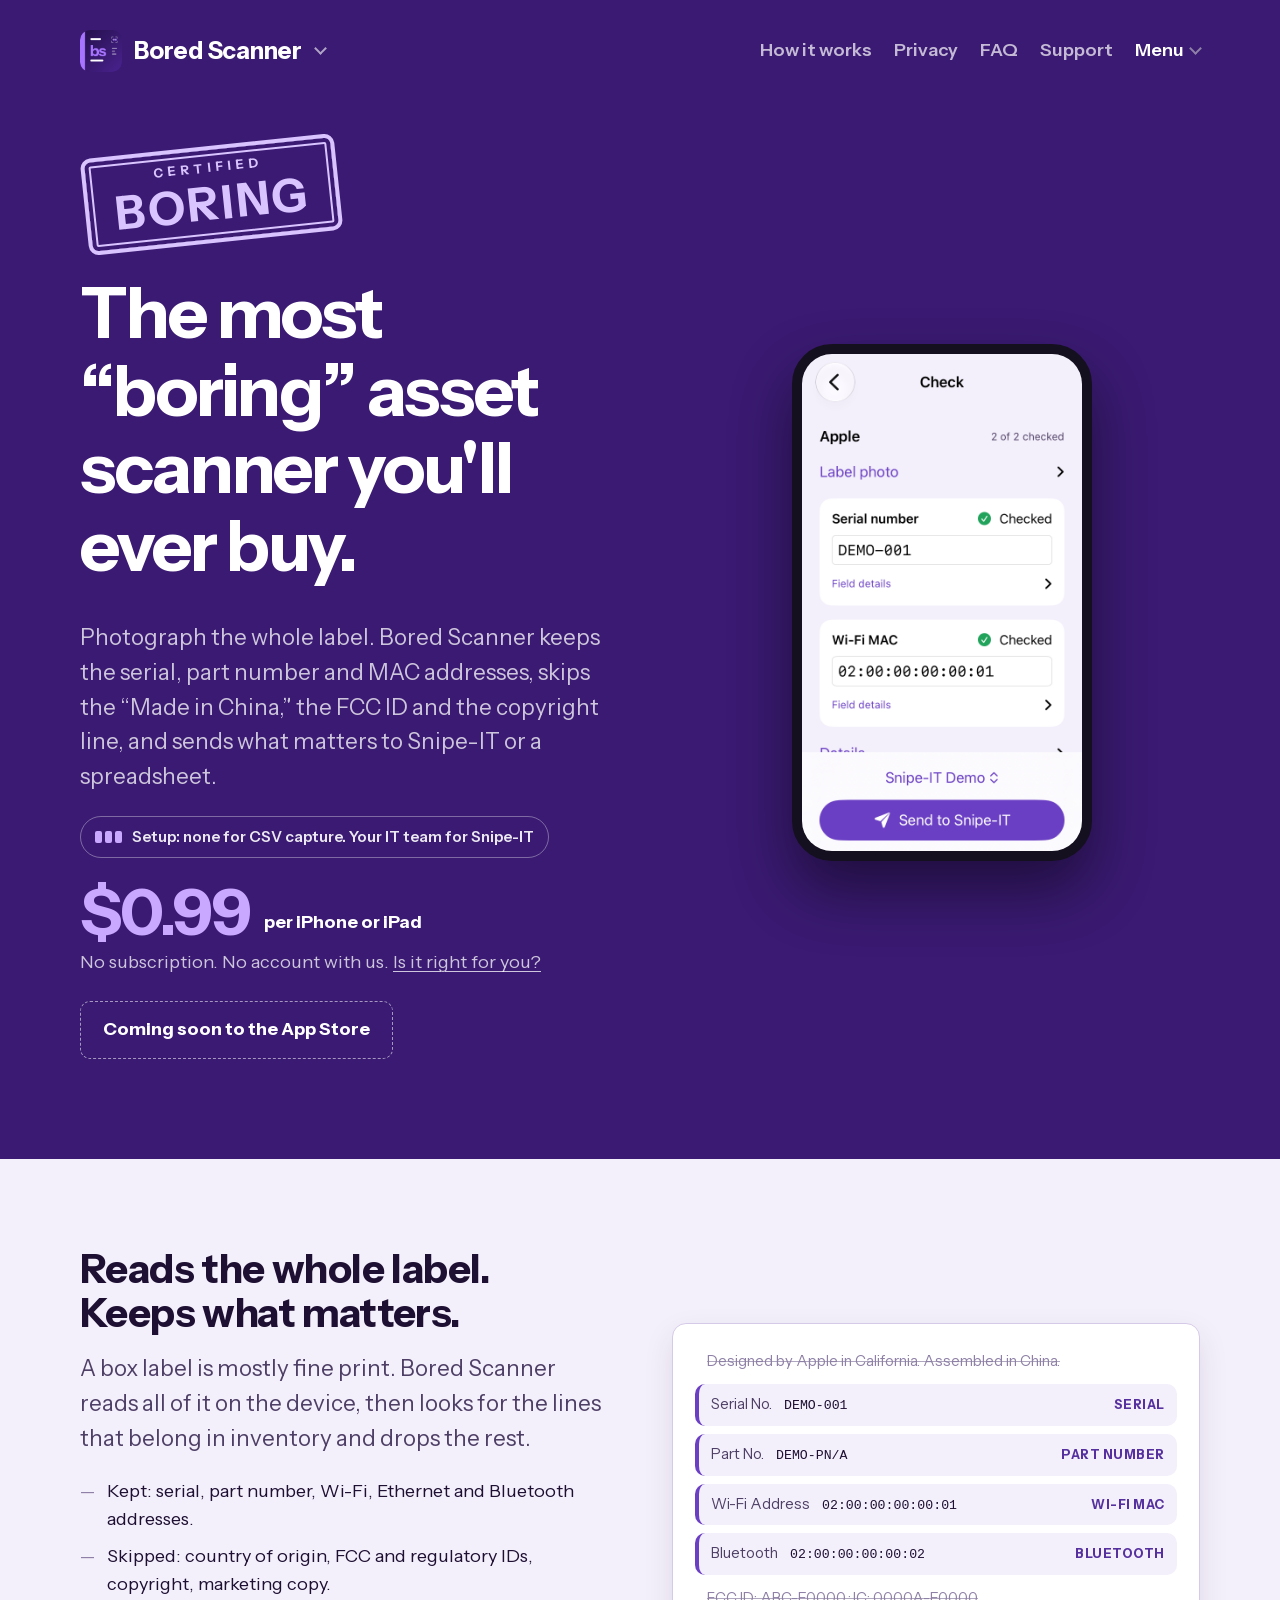
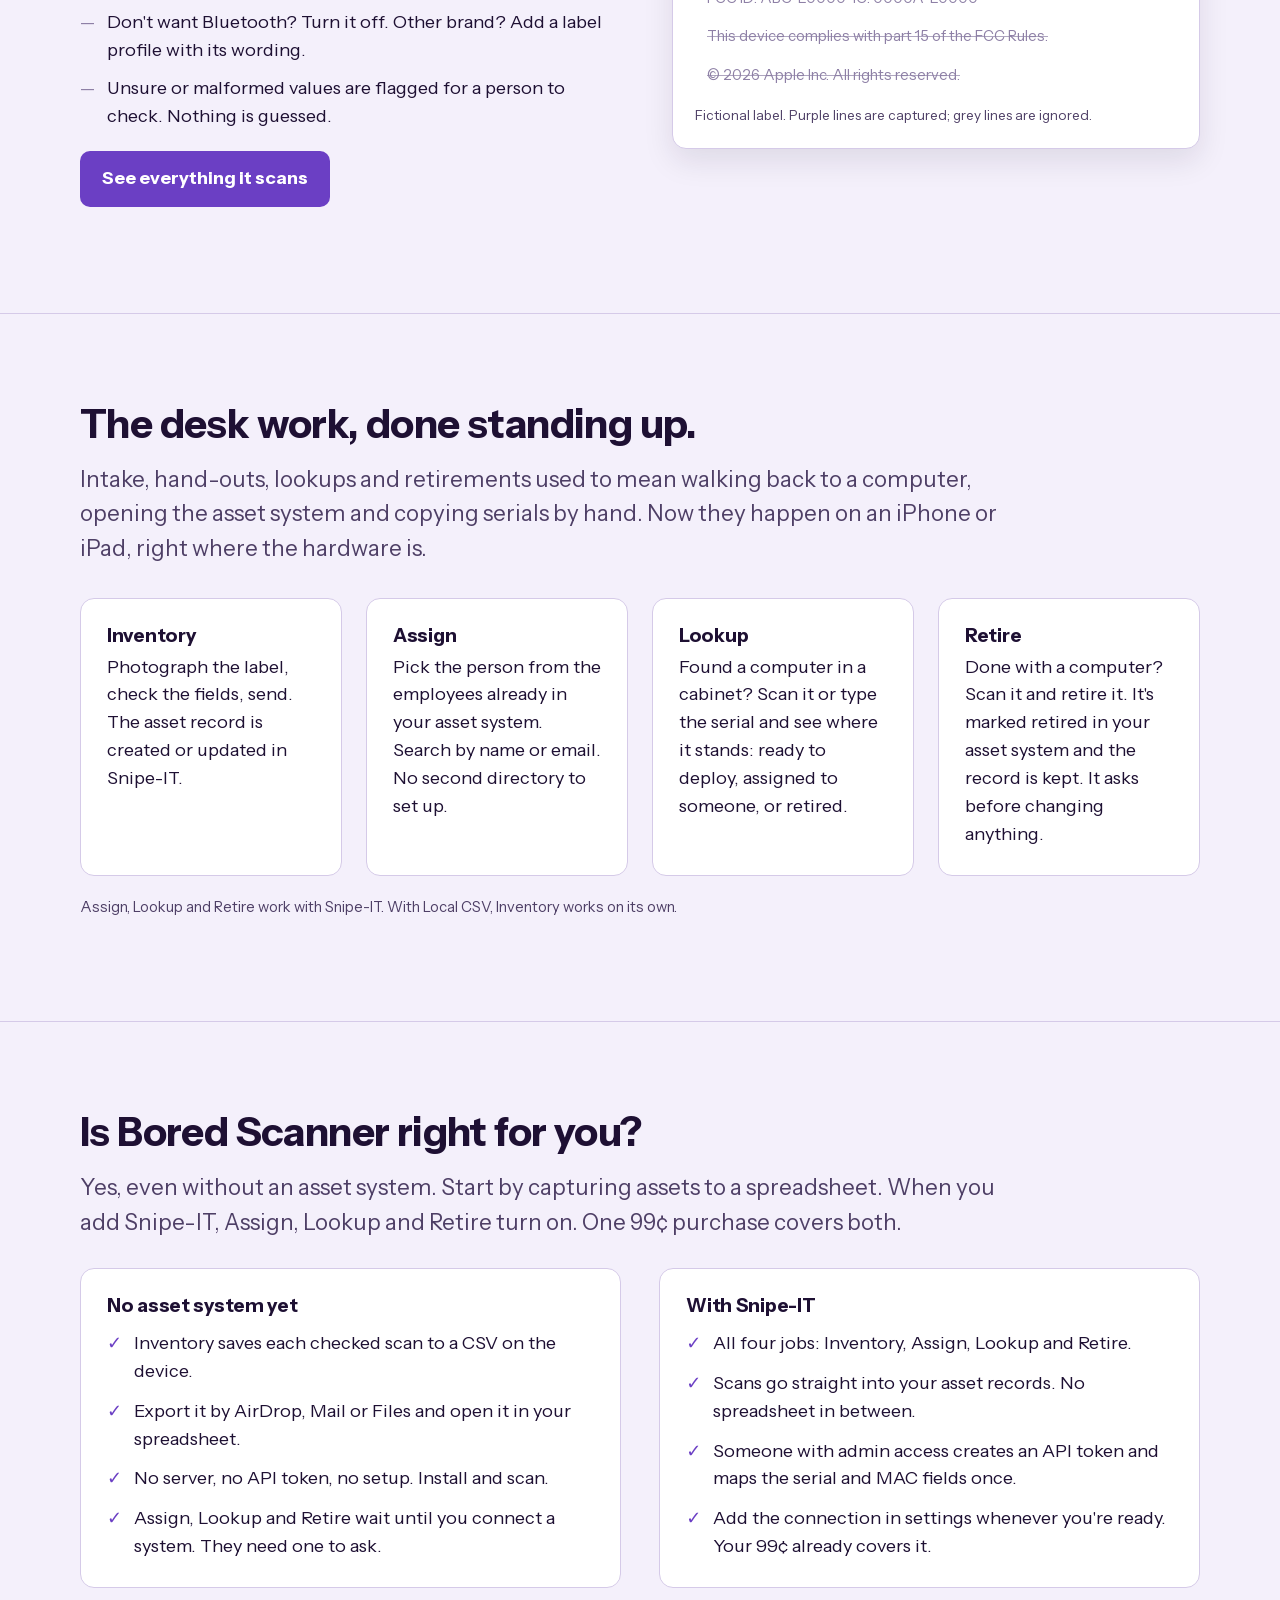
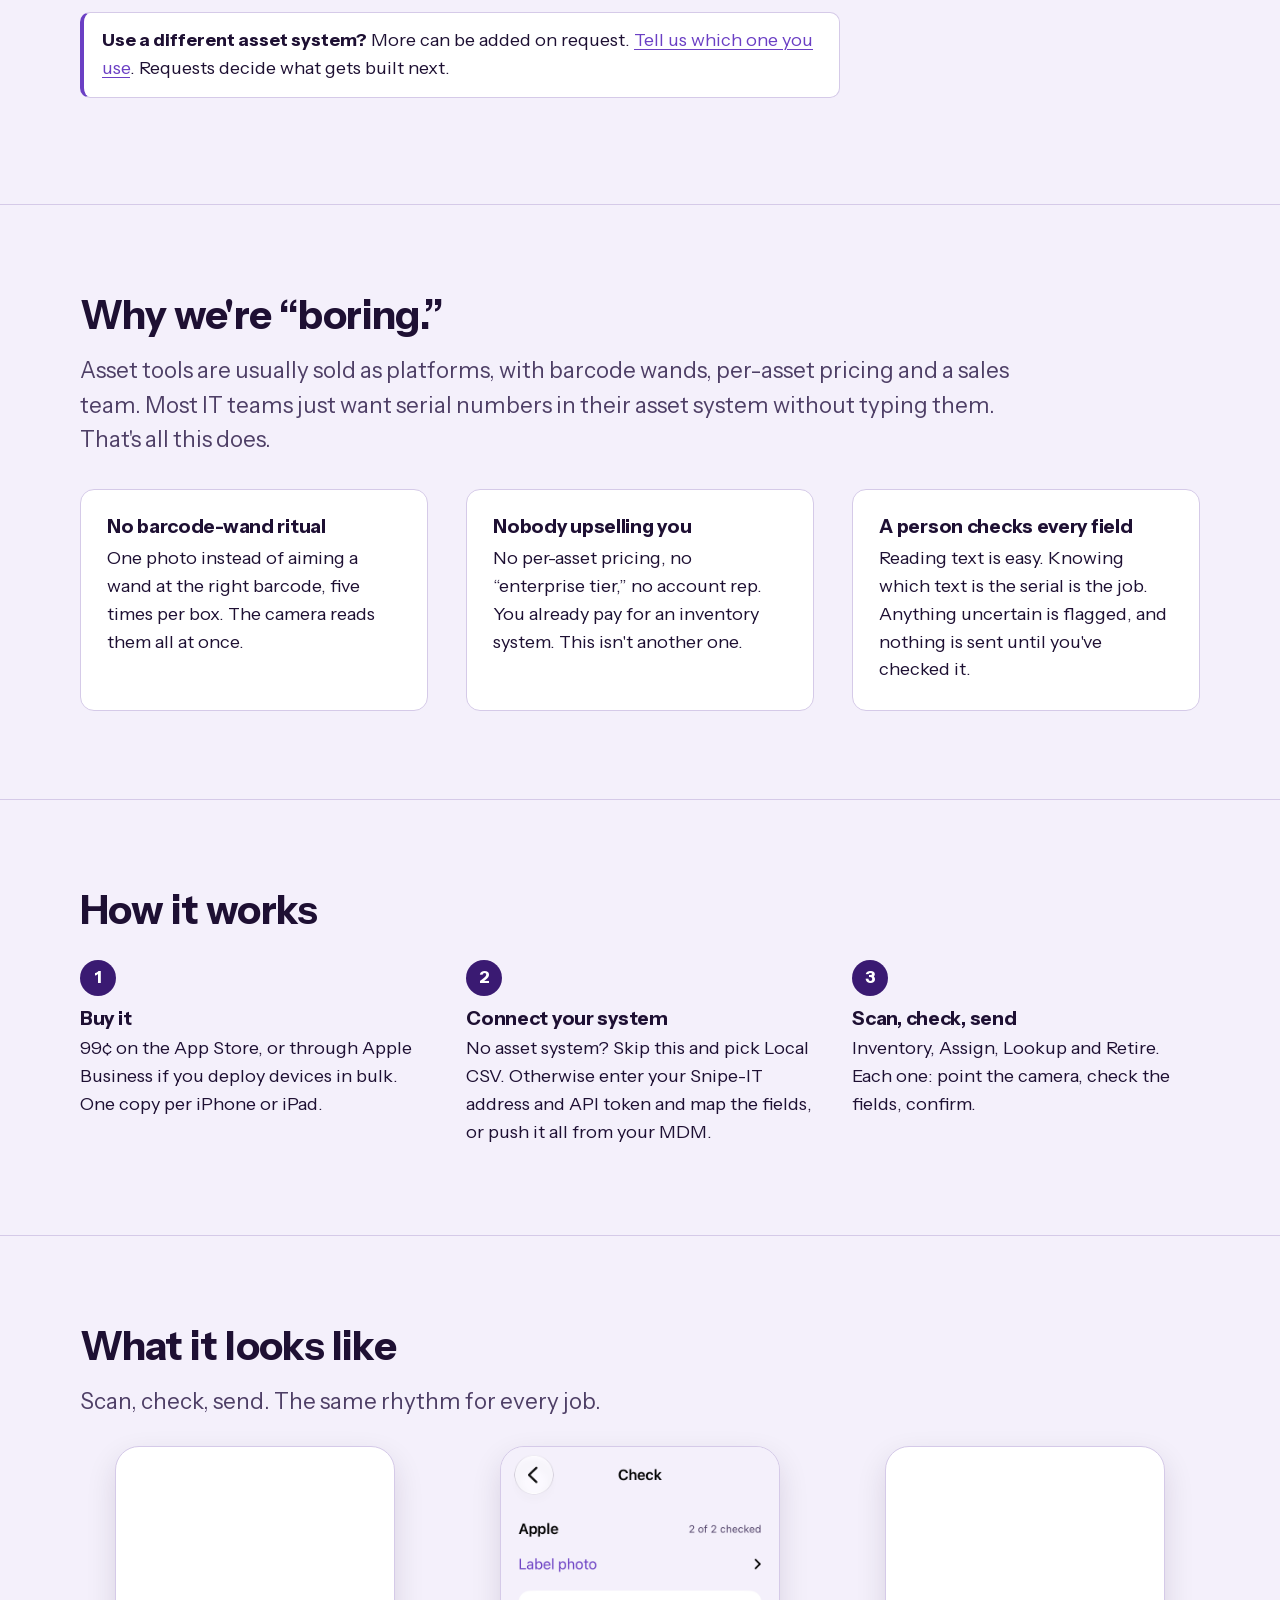
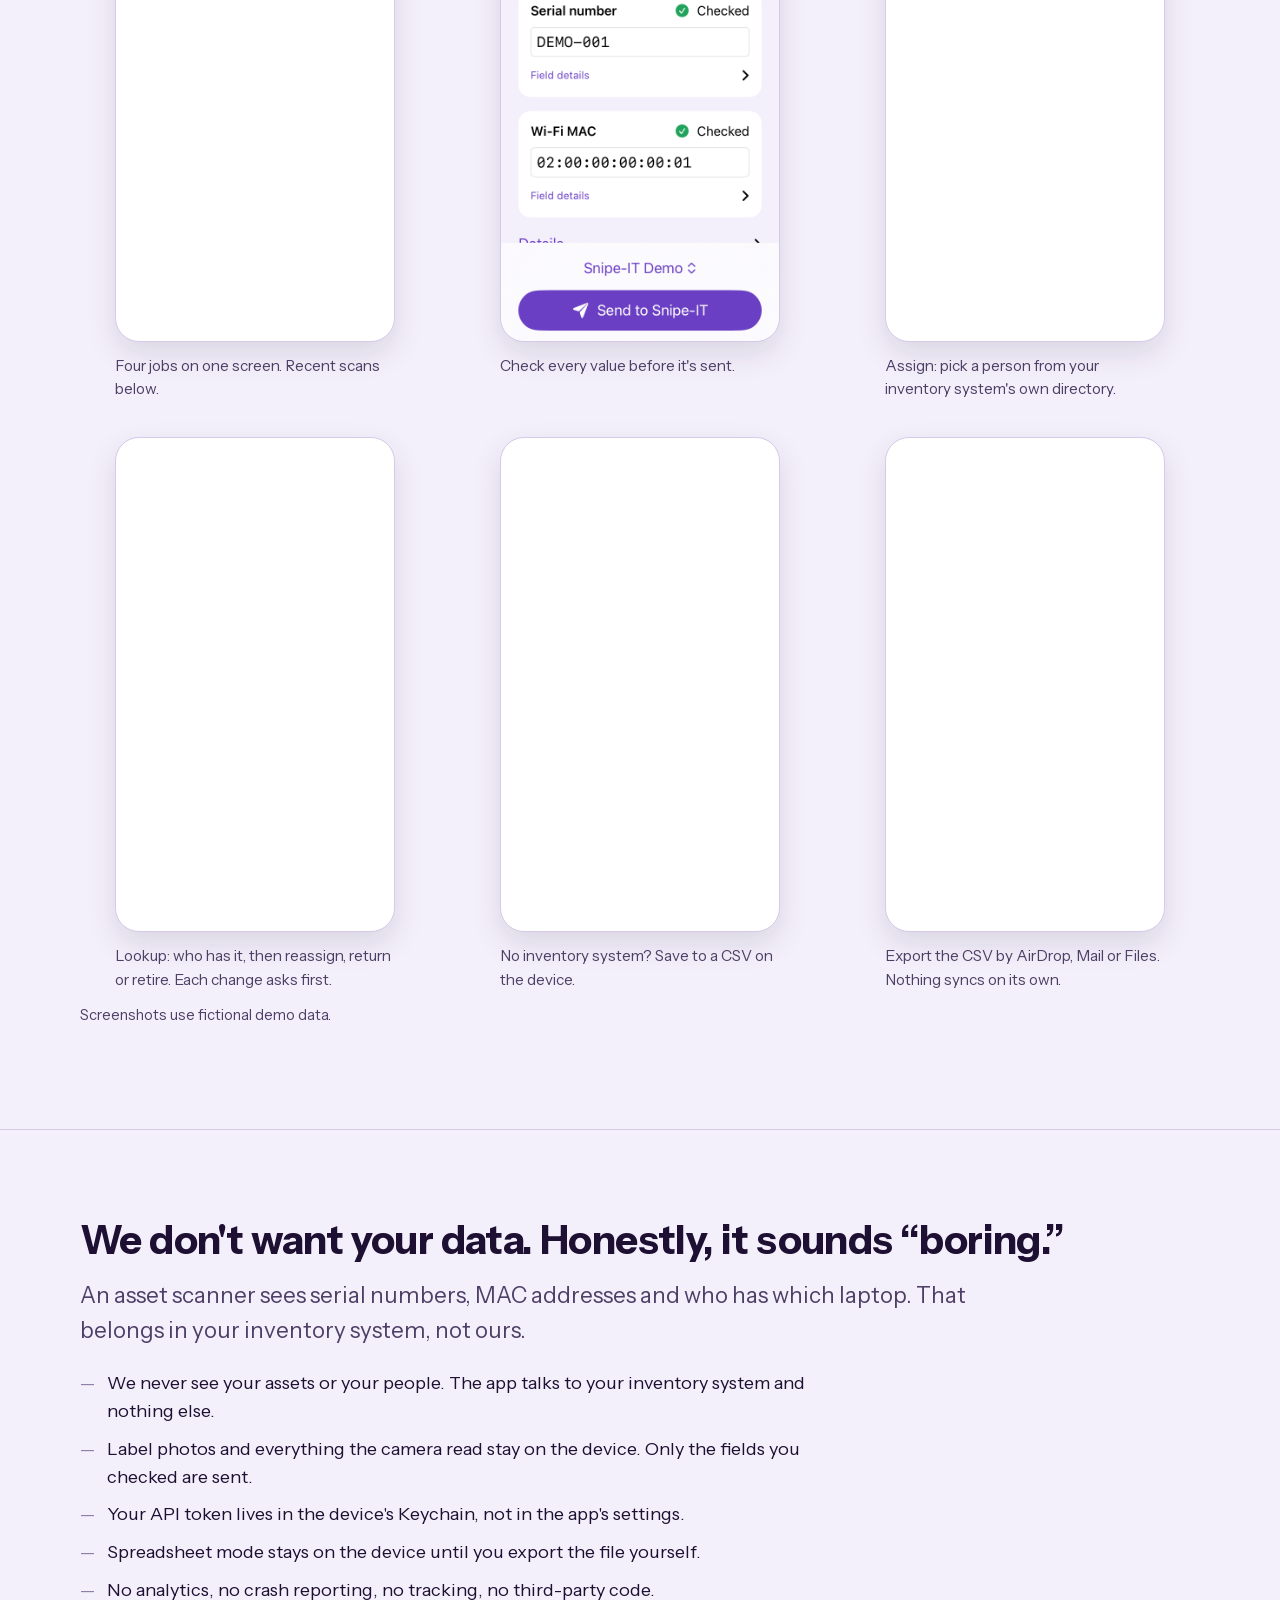
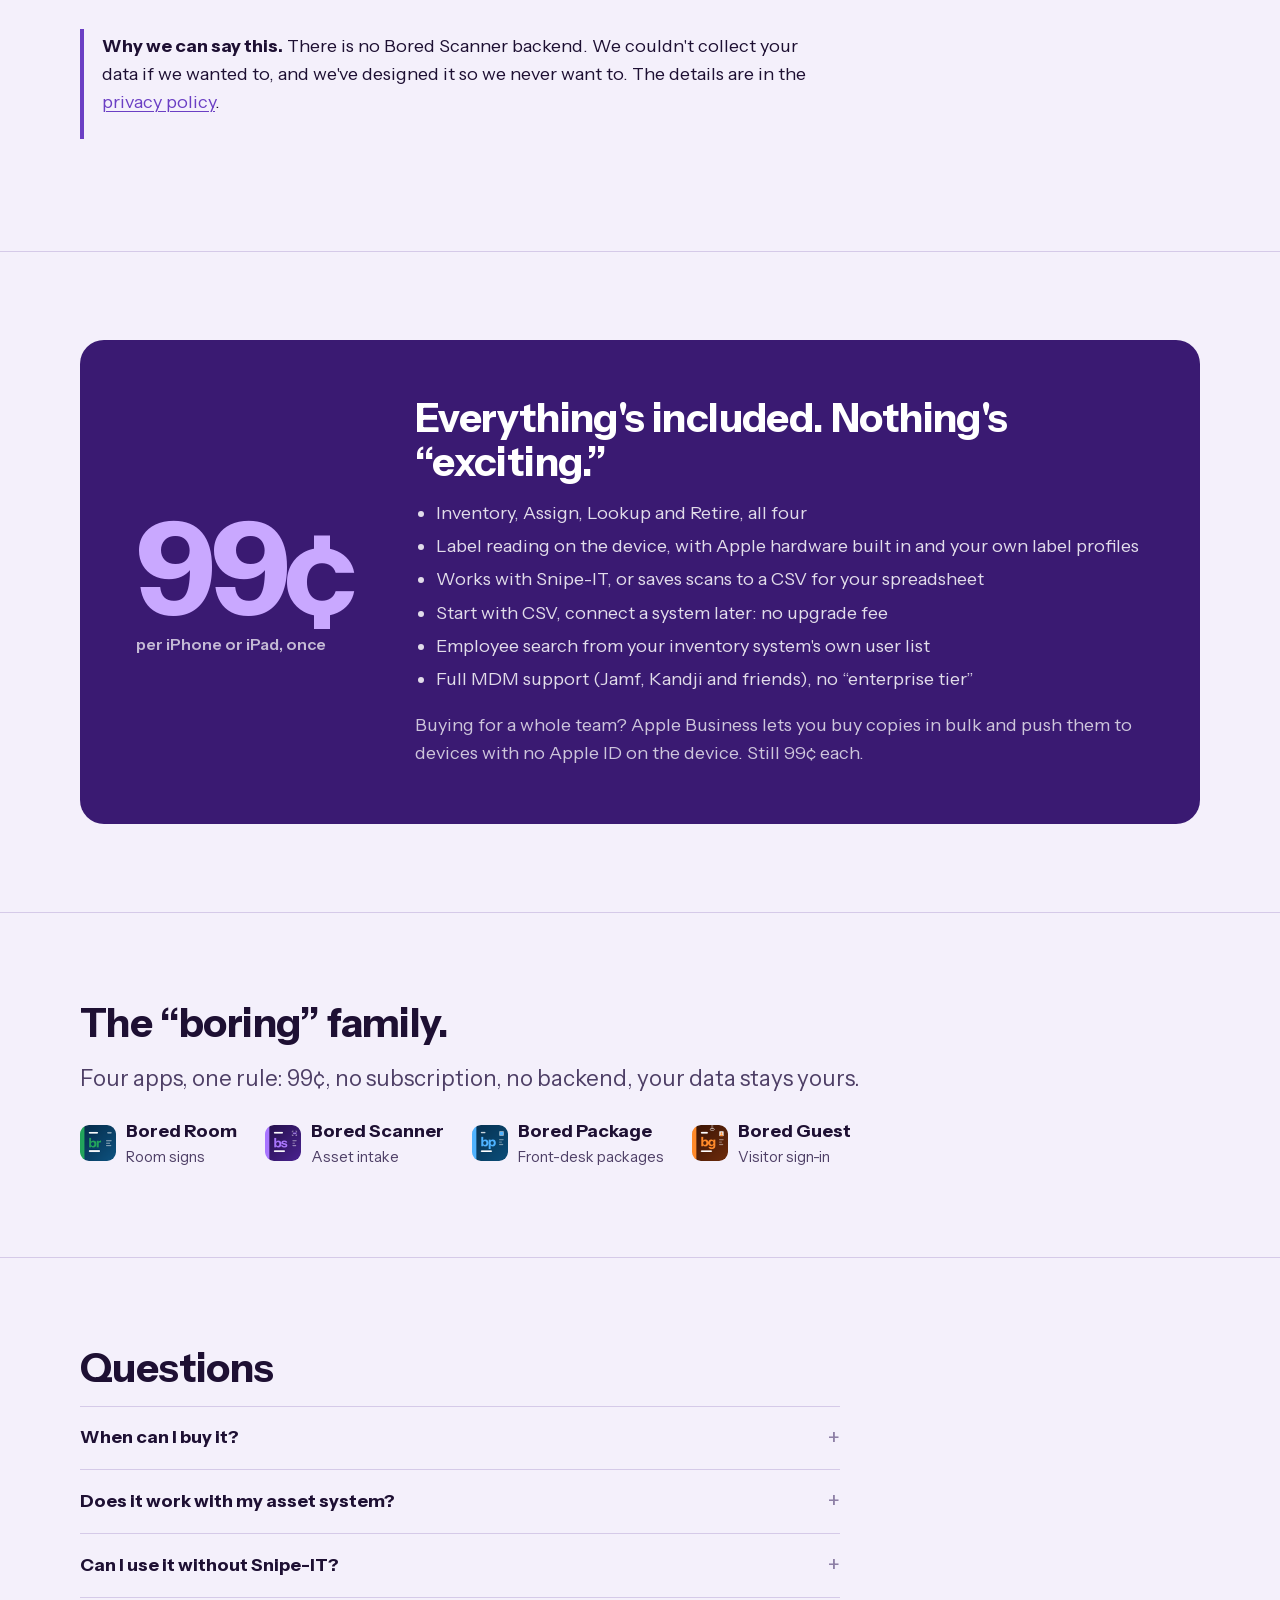
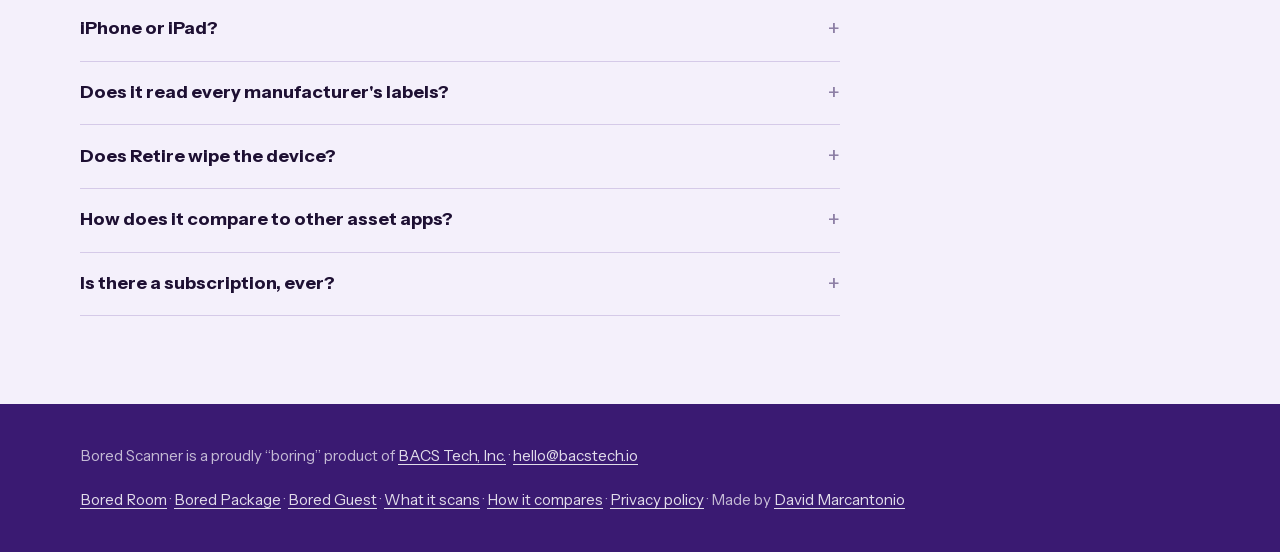
<file: index.html>
<!doctype html>
<html lang="en">
<head>
<meta charset="utf-8">
<meta http-equiv="Content-Security-Policy" content="default-src 'self'; script-src 'none'; object-src 'none'; base-uri 'self'; form-action 'none'">
<meta name="viewport" content="width=device-width, initial-scale=1">
<title>Bored Scanner: 99¢ laptop asset tag and serial number scanner for iPhone and iPad</title>
<meta name="description" content="Photograph a device label. Bored Scanner keeps the serial, part number and MAC addresses, skips the fine print, and sends them to Snipe-IT or a spreadsheet. Proudly “boring”: 99¢, no subscription, no backend, no data collected.">
<meta property="og:type" content="website">
<meta property="og:site_name" content="Bored Scanner">
<meta property="og:url" content="https://boredscanner.space/">
<link rel="canonical" href="https://boredscanner.space/">
<meta property="og:title" content="Bored Scanner — the “boring” 99¢ asset scanner for iPhone and iPad">
<meta property="og:description" content="Photograph a device label. Bored Scanner keeps the serial, part number and MAC addresses, skips the fine print, and sends them to Snipe-IT or a spreadsheet. Proudly “boring”: 99¢, no subscription, no backend, no data collected.">
<meta property="og:image" content="https://boredscanner.space/og-image.png">
<meta property="og:image:width" content="1200">
<meta property="og:image:height" content="630">
<meta property="og:image:alt" content="A device label with the serial and Wi-Fi MAC kept and the fine print crossed out, next to the headline The most boring asset scanner you&#x27;ll ever buy.">
<meta name="twitter:card" content="summary_large_image">
<meta name="theme-color" content="#3A1A72">
<link rel="icon" type="image/png" sizes="64x64" href="favicon.png">
<link rel="apple-touch-icon" href="apple-touch-icon.png">
<link rel="stylesheet" href="style.css?v=9">
<link rel="stylesheet" href="/menu.css?v=1">
<script type="application/ld+json">
{"@context": "https://schema.org", "@graph": [{"@type": "WebSite", "@id": "https://boredscanner.space/#website", "url": "https://boredscanner.space/", "name": "Bored Scanner", "publisher": {"@id": "https://boredscanner.space/#org"}}, {"@type": "Organization", "@id": "https://boredscanner.space/#org", "name": "BACS Tech, Inc.", "url": "https://www.bacstech.io", "logo": "https://boredscanner.space/mark.png"}]}
</script>
</head>
<body>

<header class="hero">
  <div class="wrap u-block">
    <div class="top">
      <details class="switcher">
        <summary class="brand" aria-label="Bored Scanner. Switch app"><img src="mark.png" alt="" width="30" height="30"> Bored Scanner<span class="sw-chev" aria-hidden="true"></span></summary>
        <div class="sw-menu">
          <a class="sw-item" href="https://boredroom.space"><img src="family-boredroom.png" alt="" width="36" height="36"><span><b>Bored Room</b><small>Meeting-room sign · iPad</small></span></a>
          <a class="sw-item sw-current" href="/" aria-current="true"><img src="family-boredscanner.png" alt="" width="36" height="36"><span><b>Bored Scanner</b><small>Laptop labels to inventory · Soon</small></span></a>
          <span class="sw-item sw-soon"><img src="family-boredpackage.png" alt="" width="36" height="36"><span><b>Bored Package</b><small>Front-desk package log · Soon</small></span></span>
          <span class="sw-item sw-soon"><img src="family-boredguest.png" alt="" width="36" height="36"><span><b>Bored Guest</b><small>Visitor sign-in · Soon</small></span></span>
          <a class="sw-all" href="https://boredsoftware.space">All Bored Software &rarr;</a>
        </div>
      </details>
      <nav class="nav">
        <a href="#how">How it works</a>
        <a href="#privacy">Privacy</a>
        <a href="#faq">FAQ</a>
        <a href="https://boredsoftware.space/support/scanner.html">Support</a>
        <details class="bmenu"><summary>Menu</summary><div class="bmenu-panel"><div class="bmenu-group bmenu-software"><h4><i></i>Bored Software</h4><ul><li><a href="https://boredsoftware.space/">Apps</a></li><li><a href="https://boredsoftware.space/news.html">News</a></li><li><a href="https://boredsoftware.space/support/">Support</a></li><li><a href="https://boredsoftware.space/about.html">About</a></li></ul></div><div class="bmenu-group bmenu-room"><h4><i></i>Bored Room</h4><ul><li><a href="https://boredroom.space/">Home</a></li><li><a href="https://boredroom.space/setup.html">Setup guides</a></li><li><a href="https://boredroom.space/setup-manual.html">By hand / iPhone</a></li><li><a href="https://boredroom.space/setup-configurator.html">Apple Configurator</a></li><li><a href="https://boredroom.space/setup-mdm.html">MDM</a></li><li><a href="https://boredroom.space/setup-service-account.html">Service account</a></li><li><a href="https://boredroom.space/mounting.html">Mounting and power</a></li><li><a href="https://boredroom.space/privacy.html">Privacy</a></li><li><a href="https://boredsoftware.space/support/room.html">Support</a></li></ul></div><div class="bmenu-group bmenu-scanner"><h4><i></i>Bored Scanner</h4><ul><li><a href="https://boredscanner.space/" aria-current="page">Home</a></li><li><a href="https://boredscanner.space/scanning.html">Scanning</a></li><li><a href="https://boredscanner.space/compare.html">Compare</a></li><li><a href="https://boredscanner.space/privacy.html">Privacy</a></li><li><a href="https://boredsoftware.space/support/scanner.html">Support</a></li></ul></div><div class="bmenu-group bmenu-package"><h4><i></i>Bored Package <small>Soon</small></h4><ul><li><a href="https://boredpackage.space/">Home</a></li><li><a href="https://boredsoftware.space/support/package.html">Support</a></li></ul></div><div class="bmenu-group bmenu-guest"><h4><i></i>Bored Guest <small>Soon</small></h4><ul><li><a href="https://boredguest.space/">Home</a></li><li><a href="https://boredsoftware.space/support/guest.html">Support</a></li></ul></div></div></details>
        
        
        
      </nav>
    </div>
  </div>
  <div class="wrap u-mt-fluid">
    <div>
      <div class="stamp" role="img" aria-label="Certified boring"><span class="stamp-top">Certified</span><span class="stamp-main">Boring</span></div>
      <h1>The most “boring” asset scanner you'll ever buy.</h1>
      <p class="lede">Photograph the whole label. Bored Scanner keeps the serial, part number and MAC addresses, skips the “Made in China,” the FCC ID and the copyright line, and sends what matters to Snipe-IT or a spreadsheet.</p>
      <div class="setup-badge"><span class="lvl" aria-hidden="true"><i class="on"></i><i class="on"></i><i class="on"></i></span>Setup: none for CSV capture. Your IT team for Snipe-IT</div>
      <div class="price-tag"><b>$0.99</b><span class="per">per iPhone or iPad</span><span class="fine">No subscription. No account with us. <a class="u-inherit" href="#fit">Is it right for you?</a></span></div>
      <div class="cta-row">
        <span class="soon">Coming soon to the App Store</span>
      </div>
    </div>
    <figure class="phone"><img src="screens/02-check-and-send.png" width="320" height="568" alt="Bored Scanner review screen with a demo serial and Wi-Fi MAC marked Checked, a destination selector and Send to Snipe-IT."></figure>
  </div>
</header>

<main>

<section id="label">
  <div class="wrap label-split">
    <div>
      <h2>Reads the whole label. Keeps what matters.</h2>
      <p class="lede">A box label is mostly fine print. Bored Scanner reads all of it on the device, then looks for the lines that belong in inventory and drops the rest.</p>
      <ul class="nots">
        <li>Kept: serial, part number, Wi-Fi, Ethernet and Bluetooth addresses.</li>
        <li>Skipped: country of origin, FCC and regulatory IDs, copyright, marketing copy.</li>
        <li>Don't want Bluetooth? Turn it off. Other brand? Add a label profile with its wording.</li>
        <li>Unsure or malformed values are flagged for a person to check. Nothing is guessed.</li>
      </ul>
      <p class="u-mt-20"><a class="cta" href="scanning.html">See everything it scans</a></p>
    </div>
    <figure class="label-card" aria-label="Example device label. Serial, part number, Wi-Fi and Bluetooth lines are kept; origin, FCC ID and copyright lines are skipped.">
      <div class="skip">Designed by Apple in California. Assembled in China.</div>
      <div class="keep"><span>Serial No.</span><code>DEMO-001</code><b>Serial</b></div>
      <div class="keep"><span>Part No.</span><code>DEMO-PN/A</code><b>Part number</b></div>
      <div class="keep"><span>Wi-Fi Address</span><code>02:00:00:00:00:01</code><b>Wi-Fi MAC</b></div>
      <div class="keep"><span>Bluetooth</span><code>02:00:00:00:00:02</code><b>Bluetooth</b></div>
      <div class="skip">FCC ID: ABC-E0000 · IC: 0000A-E0000</div>
      <div class="skip">This device complies with part 15 of the FCC Rules.</div>
      <div class="skip">© 2026 Apple Inc. All rights reserved.</div>
      <figcaption>Fictional label. Purple lines are captured; grey lines are ignored.</figcaption>
    </figure>
  </div>
</section>

<section id="jobs">
  <div class="wrap">
    <h2>The desk work, done standing up.</h2>
    <p class="lede">Intake, hand-outs, lookups and retirements used to mean walking back to a computer, opening the asset system and copying serials by hand. Now they happen on an iPhone or iPad, right where the hardware is.</p>
    <div class="grid-4">
      <div class="card">
        <h3>Inventory</h3>
        <p>Photograph the label, check the fields, send. The asset record is created or updated in Snipe-IT.</p>
      </div>
      <div class="card">
        <h3>Assign</h3>
        <p>Pick the person from the employees already in your asset system. Search by name or email. No second directory to set up.</p>
      </div>
      <div class="card">
        <h3>Lookup</h3>
        <p>Found a computer in a cabinet? Scan it or type the serial and see where it stands: ready to deploy, assigned to someone, or retired.</p>
      </div>
      <div class="card">
        <h3>Retire</h3>
        <p>Done with a computer? Scan it and retire it. It's marked retired in your asset system and the record is kept. It asks before changing anything.</p>
      </div>
    </div>
    <p class="small u-mt-20">Assign, Lookup and Retire work with Snipe-IT. With Local CSV, Inventory works on its own.</p>
  </div>
</section>

<section id="fit" class="fit">
  <div class="wrap">
    <h2>Is Bored Scanner right for you?</h2>
    <p class="lede">Yes, even without an asset system. Start by capturing assets to a spreadsheet. When you add Snipe-IT, Assign, Lookup and Retire turn on. One 99¢ purchase covers both.</p>
    <div class="grid-2">
      <div class="card yes">
        <h3>No asset system yet</h3>
        <ul>
          <li><span>Inventory saves each checked scan to a CSV on the device.</span></li>
          <li><span>Export it by AirDrop, Mail or Files and open it in your spreadsheet.</span></li>
          <li><span>No server, no API token, no setup. Install and scan.</span></li>
          <li><span>Assign, Lookup and Retire wait until you connect a system. They need one to ask.</span></li>
        </ul>
      </div>
      <div class="card yes">
        <h3>With Snipe-IT</h3>
        <ul>
          <li><span>All four jobs: Inventory, Assign, Lookup and Retire.</span></li>
          <li><span>Scans go straight into your asset records. No spreadsheet in between.</span></li>
          <li><span>Someone with admin access creates an API token and maps the serial and MAC fields once.</span></li>
          <li><span>Add the connection in settings whenever you're ready. Your 99¢ already covers it.</span></li>
        </ul>
      </div>
    </div>
    <div class="note u-mt-24">
      <p><strong>Use a different asset system?</strong> More can be added on request. <a href="mailto:hello@bacstech.io?subject=Bored%20Scanner%3A%20please%20add%20my%20asset%20system">Tell us which one you use</a>. Requests decide what gets built next.</p>
    </div>
  </div>
</section>

<section id="why">
  <div class="wrap">
    <h2>Why we're “boring.”</h2>
    <p class="lede">Asset tools are usually sold as platforms, with barcode wands, per-asset pricing and a sales team. Most IT teams just want serial numbers in their asset system without typing them. That's all this does.</p>
    <div class="grid-3 u-mt-32">
      <div class="card">
        <h3>No barcode-wand ritual</h3>
        <p>One photo instead of aiming a wand at the right barcode, five times per box. The camera reads them all at once.</p>
      </div>
      <div class="card">
        <h3>Nobody upselling you</h3>
        <p>No per-asset pricing, no “enterprise tier,” no account rep. You already pay for an inventory system. This isn't another one.</p>
      </div>
      <div class="card">
        <h3>A person checks every field</h3>
        <p>Reading text is easy. Knowing which text is the serial is the job. Anything uncertain is flagged, and nothing is sent until you've checked it.</p>
      </div>
    </div>
  </div>
</section>

<section id="how">
  <div class="wrap">
    <h2>How it works</h2>
    <ol class="steps">
      <li>
        <h3>Buy it</h3>
        <p>99¢ on the App Store, or through Apple Business if you deploy devices in bulk. One copy per iPhone or iPad.</p>
      </li>
      <li>
        <h3>Connect your system</h3>
        <p>No asset system? Skip this and pick Local CSV. Otherwise enter your Snipe-IT address and API token and map the fields, or push it all from your MDM.</p>
      </li>
      <li>
        <h3>Scan, check, send</h3>
        <p>Inventory, Assign, Lookup and Retire. Each one: point the camera, check the fields, confirm.</p>
      </li>
    </ol>
  </div>
</section>

<section id="screens">
  <div class="wrap">
    <h2>What it looks like</h2>
    <p class="lede">Scan, check, send. The same rhythm for every job.</p>
    <ul class="shots">
      <li><img src="screens/01-home.png" width="320" height="568" loading="lazy" alt="Bored Scanner home screen with four purple buttons, Inventory, Assign, Lookup and Retire, and demo recent scans."><p>Four jobs on one screen. Recent scans below.</p></li>
      <li><img src="screens/02-check-and-send.png" width="320" height="568" loading="lazy" alt="Review screen with a demo serial and Wi-Fi MAC marked Checked and a Send to Snipe-IT button."><p>Check every value before it's sent.</p></li>
      <li><img src="screens/03-assign.png" width="320" height="568" loading="lazy" alt="Assign screen with a checked demo serial and a fictional employee selected."><p>Assign: pick a person from your inventory system's own directory.</p></li>
      <li><img src="screens/05-lookup-actions.png" width="320" height="568" loading="lazy" alt="Lookup result for a demo laptop with a fictional assignee and buttons to reassign, return to inventory or retire."><p>Lookup: who has it, then reassign, return or retire. Each change asks first.</p></li>
      <li><img src="screens/06-local-csv.png" width="320" height="568" loading="lazy" alt="Review screen with Local CSV selected, a local-only notice and a Save to local CSV button."><p>No inventory system? Save to a CSV on the device.</p></li>
      <li><img src="screens/07-export-csv.png" width="320" height="568" loading="lazy" alt="Saved local CSV screen with demo fields and an Export CSV button."><p>Export the CSV by AirDrop, Mail or Files. Nothing syncs on its own.</p></li>
    </ul>
    <p class="small">Screenshots use fictional demo data.</p>
  </div>
</section>

<section id="privacy">
  <div class="wrap">
    <h2>We don't want your data. Honestly, it sounds “boring.”</h2>
    <p class="lede">An asset scanner sees serial numbers, MAC addresses and who has which laptop. That belongs in your inventory system, not ours.</p>
    <ul class="nots">
      <li>We never see your assets or your people. The app talks to your inventory system and nothing else.</li>
      <li>Label photos and everything the camera read stay on the device. Only the fields you checked are sent.</li>
      <li>Your API token lives in the device's Keychain, not in the app's settings.</li>
      <li>Spreadsheet mode stays on the device until you export the file yourself.</li>
      <li>No analytics, no crash reporting, no tracking, no third-party code.</li>
    </ul>
    <div class="plain">
      <p><strong>Why we can say this.</strong> There is no Bored Scanner backend. We couldn't collect your data if we wanted to, and we've designed it so we never want to. The details are in the <a href="privacy.html">privacy policy</a>.</p>
    </div>
  </div>
</section>

<section id="pricing">
  <div class="wrap">
    <div class="pricing">
      <div class="big">99¢<small>per iPhone or iPad, once</small></div>
      <div>
        <h2 class="u-white">Everything's included. Nothing's “exciting.”</h2>
        <ul>
          <li>Inventory, Assign, Lookup and Retire, all four</li>
          <li>Label reading on the device, with Apple hardware built in and your own label profiles</li>
          <li>Works with Snipe-IT, or saves scans to a CSV for your spreadsheet</li>
          <li>Start with CSV, connect a system later: no upgrade fee</li>
          <li>Employee search from your inventory system's own user list</li>
          <li>Full MDM support (Jamf, Kandji and friends), no “enterprise tier”</li>
        </ul>
        <p class="u-m-18-0-0">Buying for a whole team? Apple Business lets you buy copies in bulk and push them to devices with no Apple ID on the device. Still 99¢ each.</p>
      </div>
    </div>
  </div>
</section>

<section id="family">
  <div class="wrap">
    <h2>The “boring” family.</h2>
    <p class="lede">Four apps, one rule: 99¢, no subscription, no backend, your data stays yours.</p>
    <ul class="family">
      <li><a href="https://boredroom.space"><img src="family-boredroom.png" alt="" width="36" height="36"><span>Bored Room<small>Room signs</small></span></a></li>
      <li><a href="https://boredscanner.space" aria-current="page"><img src="family-boredscanner.png" alt="" width="36" height="36"><span>Bored Scanner<small>Asset intake</small></span></a></li>
      <li><a href="https://boredpackage.space"><img src="family-boredpackage.png" alt="" width="36" height="36"><span>Bored Package<small>Front-desk packages</small></span></a></li>
      <li><a href="https://boredguest.space"><img src="family-boredguest.png" alt="" width="36" height="36"><span>Bored Guest<small>Visitor sign-in</small></span></a></li>
    </ul>
  </div>
</section>

<section id="faq">
  <div class="wrap">
    <h2>Questions</h2>
    <details>
      <summary>When can I buy it?</summary>
      <p>Soon. Bored Scanner is finishing testing before it goes to the App Store.</p>
    </details>
    <details>
      <summary>Does it work with my asset system?</summary>
      <p>Snipe-IT today, plus Local CSV for any spreadsheet. Other asset systems are added on request. <a href="mailto:hello@bacstech.io?subject=Bored%20Scanner%3A%20please%20add%20my%20asset%20system">Tell us which one you use</a>.</p>
    </details>
    <details>
      <summary>Can I use it without Snipe-IT?</summary>
      <p>Yes. Pick Local CSV and Inventory saves each checked scan to a CSV file on the device. Export it to a Mac or PC and open it in your spreadsheet. Assign, Lookup and Retire need an asset system to ask, so they switch on when you connect Snipe-IT. That costs nothing extra.</p>
    </details>
    <details>
      <summary>iPhone or iPad?</summary>
      <p>Either. One app runs on both. An iPhone is easier to carry down a pallet; an iPad works fine on a receiving bench.</p>
    </details>
    <details>
      <summary>Does it read every manufacturer's labels?</summary>
      <p>Apple's labels are built in. For anything else, add a label profile in settings: tell it what the serial and MAC lines are called on that box, and it looks for those. Whatever it isn't sure of gets flagged for you to check.</p>
    </details>
    <details>
      <summary>Does Retire wipe the device?</summary>
      <p>No. Retire marks the asset retired in your inventory system and keeps its record. Wiping and disposal stay with your MDM and your recycler.</p>
    </details>
    <details>
      <summary>How does it compare to other asset apps?</summary>
      <p>Most are platforms priced per asset or per month. Bored Scanner is 99¢ and feeds the system you already have. <a href="compare.html">See the comparison</a>: cost, enterprise, and where each one sends your data.</p>
    </details>
    <details>
      <summary>Is there a subscription, ever?</summary>
      <p>No. 99¢ buys the app. Updates are free. There's no server to pay for, so there's nothing to charge you for.</p>
    </details>
  </div>
</section>

</main>

<footer>
  <div class="wrap">
    <div>Bored Scanner is a proudly “boring” product of <a href="https://www.bacstech.io">BACS Tech, Inc.</a> &middot; <a href="mailto:hello@bacstech.io">hello@bacstech.io</a></div>
    <div><a href="https://boredroom.space">Bored Room</a> &middot; <a href="https://boredpackage.space">Bored Package</a> &middot; <a href="https://boredguest.space">Bored Guest</a> &middot; <a href="scanning.html">What it scans</a> &middot; <a href="compare.html">How it compares</a> &middot; <a href="privacy.html">Privacy policy</a> &middot; Made by <a href="https://marcantonio.me">David Marcantonio</a></div>
  </div>
</footer>

</body>
</html>
</file>
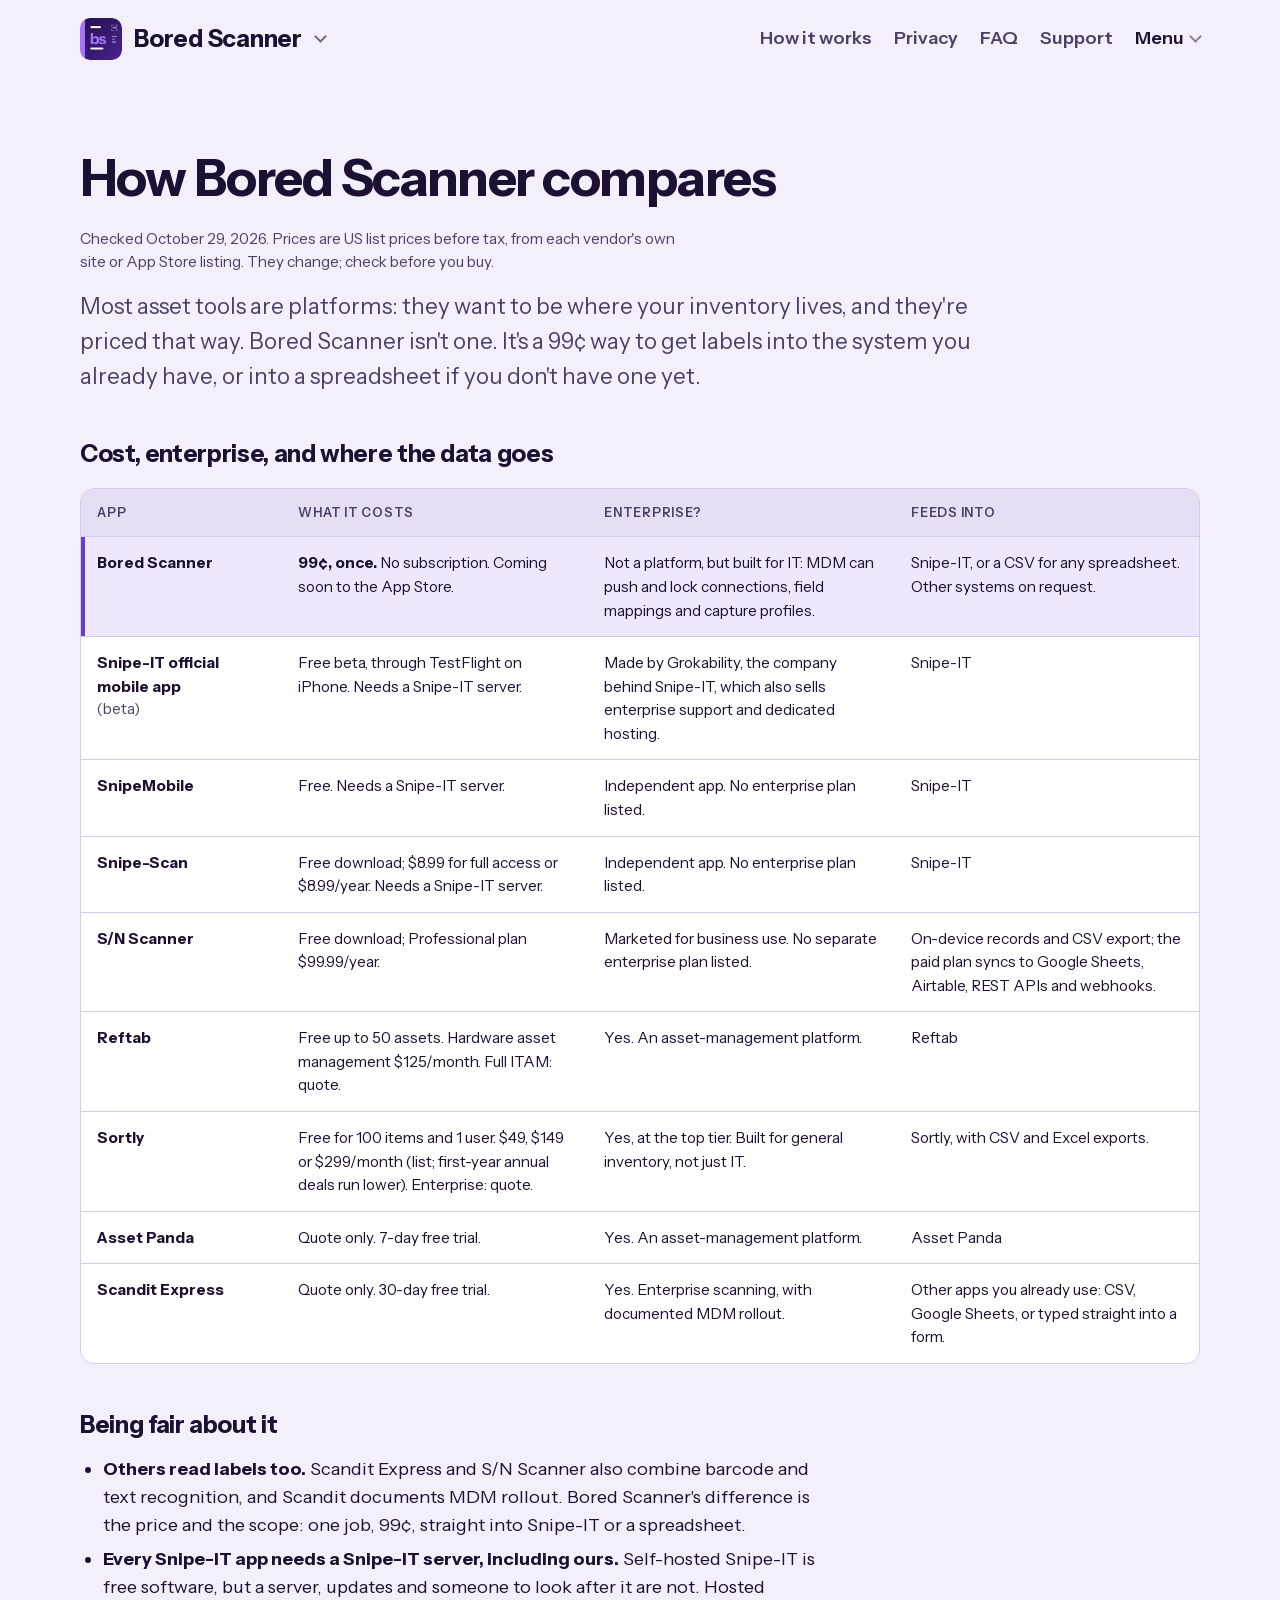
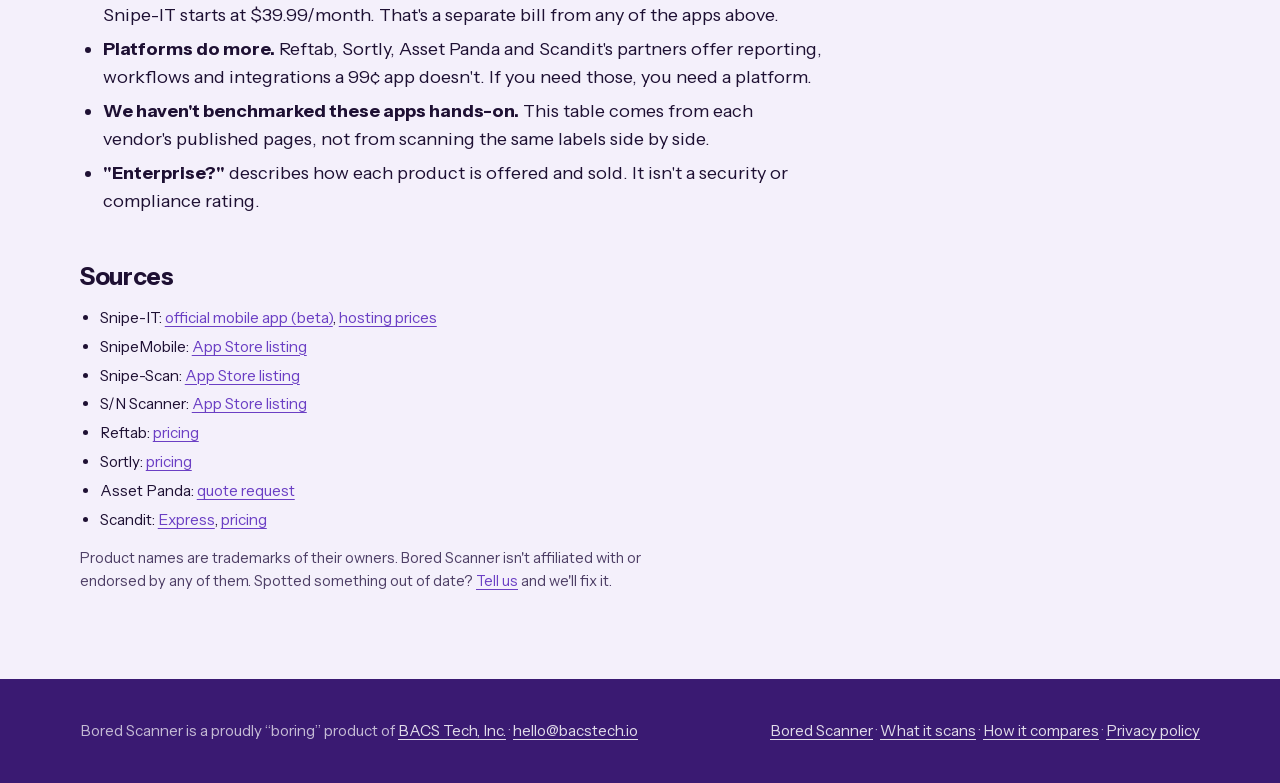
<file: compare.html>
<!doctype html>
<html lang="en">
<head>
<meta charset="utf-8">
<meta http-equiv="Content-Security-Policy" content="default-src 'self'; script-src 'none'; object-src 'none'; base-uri 'self'; form-action 'none'">
<meta name="viewport" content="width=device-width, initial-scale=1">
<title>How Bored Scanner compares — cost, enterprise, where data goes</title>
<meta name="description" content="Bored Scanner next to other iPhone asset-scanning apps: what each costs, whether it's an enterprise product, and which system it feeds.">
<meta property="og:type" content="website">
<meta property="og:site_name" content="Bored Scanner">
<meta property="og:url" content="https://boredscanner.space/compare.html">
<link rel="canonical" href="https://boredscanner.space/compare.html">
<meta property="og:title" content="How Bored Scanner compares">
<meta property="og:description" content="Bored Scanner next to other iPhone asset-scanning apps: what each costs, whether it's an enterprise product, and which system it feeds.">
<meta property="og:image" content="https://boredscanner.space/og-image.png">
<meta property="og:image:width" content="1200">
<meta property="og:image:height" content="630">
<meta property="og:image:alt" content="A device label with the serial and Wi-Fi MAC kept and the fine print crossed out, next to the headline The most boring asset scanner you&#x27;ll ever buy.">
<meta name="twitter:card" content="summary_large_image">
<meta name="theme-color" content="#3A1A72">
<link rel="icon" type="image/png" sizes="64x64" href="favicon.png">
<link rel="apple-touch-icon" href="apple-touch-icon.png">
<link rel="stylesheet" href="style.css?v=9">
<link rel="stylesheet" href="/menu.css?v=1">
</head>
<body>

<div class="wrap">
  <div class="top">
    <details class="switcher">
        <summary class="brand" aria-label="Bored Scanner. Switch app"><img src="mark.png" alt="" width="30" height="30"> Bored Scanner<span class="sw-chev" aria-hidden="true"></span></summary>
        <div class="sw-menu">
          <a class="sw-item" href="https://boredroom.space"><img src="family-boredroom.png" alt="" width="36" height="36"><span><b>Bored Room</b><small>Meeting-room sign · iPad</small></span></a>
          <a class="sw-item sw-current" href="/" aria-current="true"><img src="family-boredscanner.png" alt="" width="36" height="36"><span><b>Bored Scanner</b><small>Laptop labels to inventory · Soon</small></span></a>
          <span class="sw-item sw-soon"><img src="family-boredpackage.png" alt="" width="36" height="36"><span><b>Bored Package</b><small>Front-desk package log · Soon</small></span></span>
          <span class="sw-item sw-soon"><img src="family-boredguest.png" alt="" width="36" height="36"><span><b>Bored Guest</b><small>Visitor sign-in · Soon</small></span></span>
          <a class="sw-all" href="https://boredsoftware.space">All Bored Software &rarr;</a>
        </div>
      </details>
    <nav class="nav">
      <a href="/#how">How it works</a>
      <a href="privacy.html">Privacy</a>
      <a href="/#faq">FAQ</a>
      <a href="https://boredsoftware.space/support/scanner.html">Support</a>
        <details class="bmenu"><summary>Menu</summary><div class="bmenu-panel"><div class="bmenu-group bmenu-software"><h4><i></i>Bored Software</h4><ul><li><a href="https://boredsoftware.space/">Apps</a></li><li><a href="https://boredsoftware.space/news.html">News</a></li><li><a href="https://boredsoftware.space/support/">Support</a></li><li><a href="https://boredsoftware.space/about.html">About</a></li></ul></div><div class="bmenu-group bmenu-room"><h4><i></i>Bored Room</h4><ul><li><a href="https://boredroom.space/">Home</a></li><li><a href="https://boredroom.space/setup.html">Setup guides</a></li><li><a href="https://boredroom.space/setup-manual.html">By hand / iPhone</a></li><li><a href="https://boredroom.space/setup-configurator.html">Apple Configurator</a></li><li><a href="https://boredroom.space/setup-mdm.html">MDM</a></li><li><a href="https://boredroom.space/setup-service-account.html">Service account</a></li><li><a href="https://boredroom.space/mounting.html">Mounting and power</a></li><li><a href="https://boredroom.space/privacy.html">Privacy</a></li><li><a href="https://boredsoftware.space/support/room.html">Support</a></li></ul></div><div class="bmenu-group bmenu-scanner"><h4><i></i>Bored Scanner</h4><ul><li><a href="https://boredscanner.space/">Home</a></li><li><a href="https://boredscanner.space/scanning.html">Scanning</a></li><li><a href="https://boredscanner.space/compare.html" aria-current="page">Compare</a></li><li><a href="https://boredscanner.space/privacy.html">Privacy</a></li><li><a href="https://boredsoftware.space/support/scanner.html">Support</a></li></ul></div><div class="bmenu-group bmenu-package"><h4><i></i>Bored Package <small>Soon</small></h4><ul><li><a href="https://boredpackage.space/">Home</a></li><li><a href="https://boredsoftware.space/support/package.html">Support</a></li></ul></div><div class="bmenu-group bmenu-guest"><h4><i></i>Bored Guest <small>Soon</small></h4><ul><li><a href="https://boredguest.space/">Home</a></li><li><a href="https://boredsoftware.space/support/guest.html">Support</a></li></ul></div></div></details>
        
        
        
    </nav>
  </div>
</div>

<main class="wrap article">
  <h1>How Bored Scanner compares</h1>
  <p class="updated">Checked October 29, 2026. Prices are US list prices before tax, from each vendor's own site or App Store listing. They change; check before you buy.</p>

  <p class="lede">Most asset tools are platforms: they want to be where your inventory lives, and they're priced that way. Bored Scanner isn't one. It's a 99¢ way to get labels into the system you already have, or into a spreadsheet if you don't have one yet.</p>

  <h2>Cost, enterprise, and where the data goes</h2>
  <div class="cmp-wrap">
  <table class="cmp">
    <thead><tr><th>App</th><th>What it costs</th><th>Enterprise?</th><th>Feeds into</th></tr></thead>
    <tbody>
      <tr class="us"><th scope="row">Bored Scanner</th>
        <td data-label="What it costs"><b>99¢, once.</b> No subscription. Coming soon to the App Store.</td>
        <td data-label="Enterprise?">Not a platform, but built for IT: MDM can push and lock connections, field mappings and capture profiles.</td>
        <td data-label="Feeds into">Snipe-IT, or a CSV for any spreadsheet. Other systems on request.</td></tr>
      <tr><th scope="row">Snipe-IT official mobile app <small>(beta)</small></th>
        <td data-label="What it costs">Free beta, through TestFlight on iPhone. Needs a Snipe-IT server.</td>
        <td data-label="Enterprise?">Made by Grokability, the company behind Snipe-IT, which also sells enterprise support and dedicated hosting.</td>
        <td data-label="Feeds into">Snipe-IT</td></tr>
      <tr><th scope="row">SnipeMobile</th>
        <td data-label="What it costs">Free. Needs a Snipe-IT server.</td>
        <td data-label="Enterprise?">Independent app. No enterprise plan listed.</td>
        <td data-label="Feeds into">Snipe-IT</td></tr>
      <tr><th scope="row">Snipe-Scan</th>
        <td data-label="What it costs">Free download; $8.99 for full access or $8.99/year. Needs a Snipe-IT server.</td>
        <td data-label="Enterprise?">Independent app. No enterprise plan listed.</td>
        <td data-label="Feeds into">Snipe-IT</td></tr>
      <tr><th scope="row">S/N Scanner</th>
        <td data-label="What it costs">Free download; Professional plan $99.99/year.</td>
        <td data-label="Enterprise?">Marketed for business use. No separate enterprise plan listed.</td>
        <td data-label="Feeds into">On-device records and CSV export; the paid plan syncs to Google Sheets, Airtable, REST APIs and webhooks.</td></tr>
      <tr><th scope="row">Reftab</th>
        <td data-label="What it costs">Free up to 50 assets. Hardware asset management $125/month. Full ITAM: quote.</td>
        <td data-label="Enterprise?">Yes. An asset-management platform.</td>
        <td data-label="Feeds into">Reftab</td></tr>
      <tr><th scope="row">Sortly</th>
        <td data-label="What it costs">Free for 100 items and 1 user. $49, $149 or $299/month (list; first-year annual deals run lower). Enterprise: quote.</td>
        <td data-label="Enterprise?">Yes, at the top tier. Built for general inventory, not just IT.</td>
        <td data-label="Feeds into">Sortly, with CSV and Excel exports.</td></tr>
      <tr><th scope="row">Asset Panda</th>
        <td data-label="What it costs">Quote only. 7-day free trial.</td>
        <td data-label="Enterprise?">Yes. An asset-management platform.</td>
        <td data-label="Feeds into">Asset Panda</td></tr>
      <tr><th scope="row">Scandit Express</th>
        <td data-label="What it costs">Quote only. 30-day free trial.</td>
        <td data-label="Enterprise?">Yes. Enterprise scanning, with documented MDM rollout.</td>
        <td data-label="Feeds into">Other apps you already use: CSV, Google Sheets, or typed straight into a form.</td></tr>
    </tbody>
  </table>
  </div>

  <h2>Being fair about it</h2>
  <ul>
    <li><strong>Others read labels too.</strong> Scandit Express and S/N Scanner also combine barcode and text recognition, and Scandit documents MDM rollout. Bored Scanner's difference is the price and the scope: one job, 99¢, straight into Snipe-IT or a spreadsheet.</li>
    <li><strong>Every Snipe-IT app needs a Snipe-IT server, including ours.</strong> Self-hosted Snipe-IT is free software, but a server, updates and someone to look after it are not. Hosted Snipe-IT starts at $39.99/month. That's a separate bill from any of the apps above.</li>
    <li><strong>Platforms do more.</strong> Reftab, Sortly, Asset Panda and Scandit's partners offer reporting, workflows and integrations a 99¢ app doesn't. If you need those, you need a platform.</li>
    <li><strong>We haven't benchmarked these apps hands-on.</strong> This table comes from each vendor's published pages, not from scanning the same labels side by side.</li>
    <li><strong>"Enterprise?"</strong> describes how each product is offered and sold. It isn't a security or compliance rating.</li>
  </ul>

  <h2>Sources</h2>
  <ul class="small-list">
    <li>Snipe-IT: <a href="https://snipeitapp.com/product">official mobile app (beta)</a>, <a href="https://snipeitapp.com/pricing">hosting prices</a></li>
    <li>SnipeMobile: <a href="https://apps.apple.com/us/app/snipemobile/id6759792710">App Store listing</a></li>
    <li>Snipe-Scan: <a href="https://apps.apple.com/us/app/snipe-scan/id6744179400">App Store listing</a></li>
    <li>S/N Scanner: <a href="https://apps.apple.com/us/app/s-n-scanner-ocr-barcode/id6748554299">App Store listing</a></li>
    <li>Reftab: <a href="https://www.reftab.com/pricing">pricing</a></li>
    <li>Sortly: <a href="https://www.sortly.com/pricing/">pricing</a></li>
    <li>Asset Panda: <a href="https://www.assetpanda.com/get-a-quote-pro/">quote request</a></li>
    <li>Scandit: <a href="https://www.scandit.com/products/scandit-express/">Express</a>, <a href="https://www.scandit.com/pricing/">pricing</a></li>
  </ul>
  <p class="small">Product names are trademarks of their owners. Bored Scanner isn't affiliated with or endorsed by any of them. Spotted something out of date? <a href="mailto:hello@bacstech.io?subject=Bored%20Scanner%20comparison">Tell us</a> and we'll fix it.</p>
</main>

<footer>
  <div class="wrap">
    <div>Bored Scanner is a proudly “boring” product of <a href="https://www.bacstech.io">BACS Tech, Inc.</a> &middot; <a href="mailto:hello@bacstech.io">hello@bacstech.io</a></div>
    <div><a href="/">Bored Scanner</a> &middot; <a href="scanning.html">What it scans</a> &middot; <a href="compare.html">How it compares</a> &middot; <a href="privacy.html">Privacy policy</a></div>
  </div>
</footer>

</body>
</html>
</file>
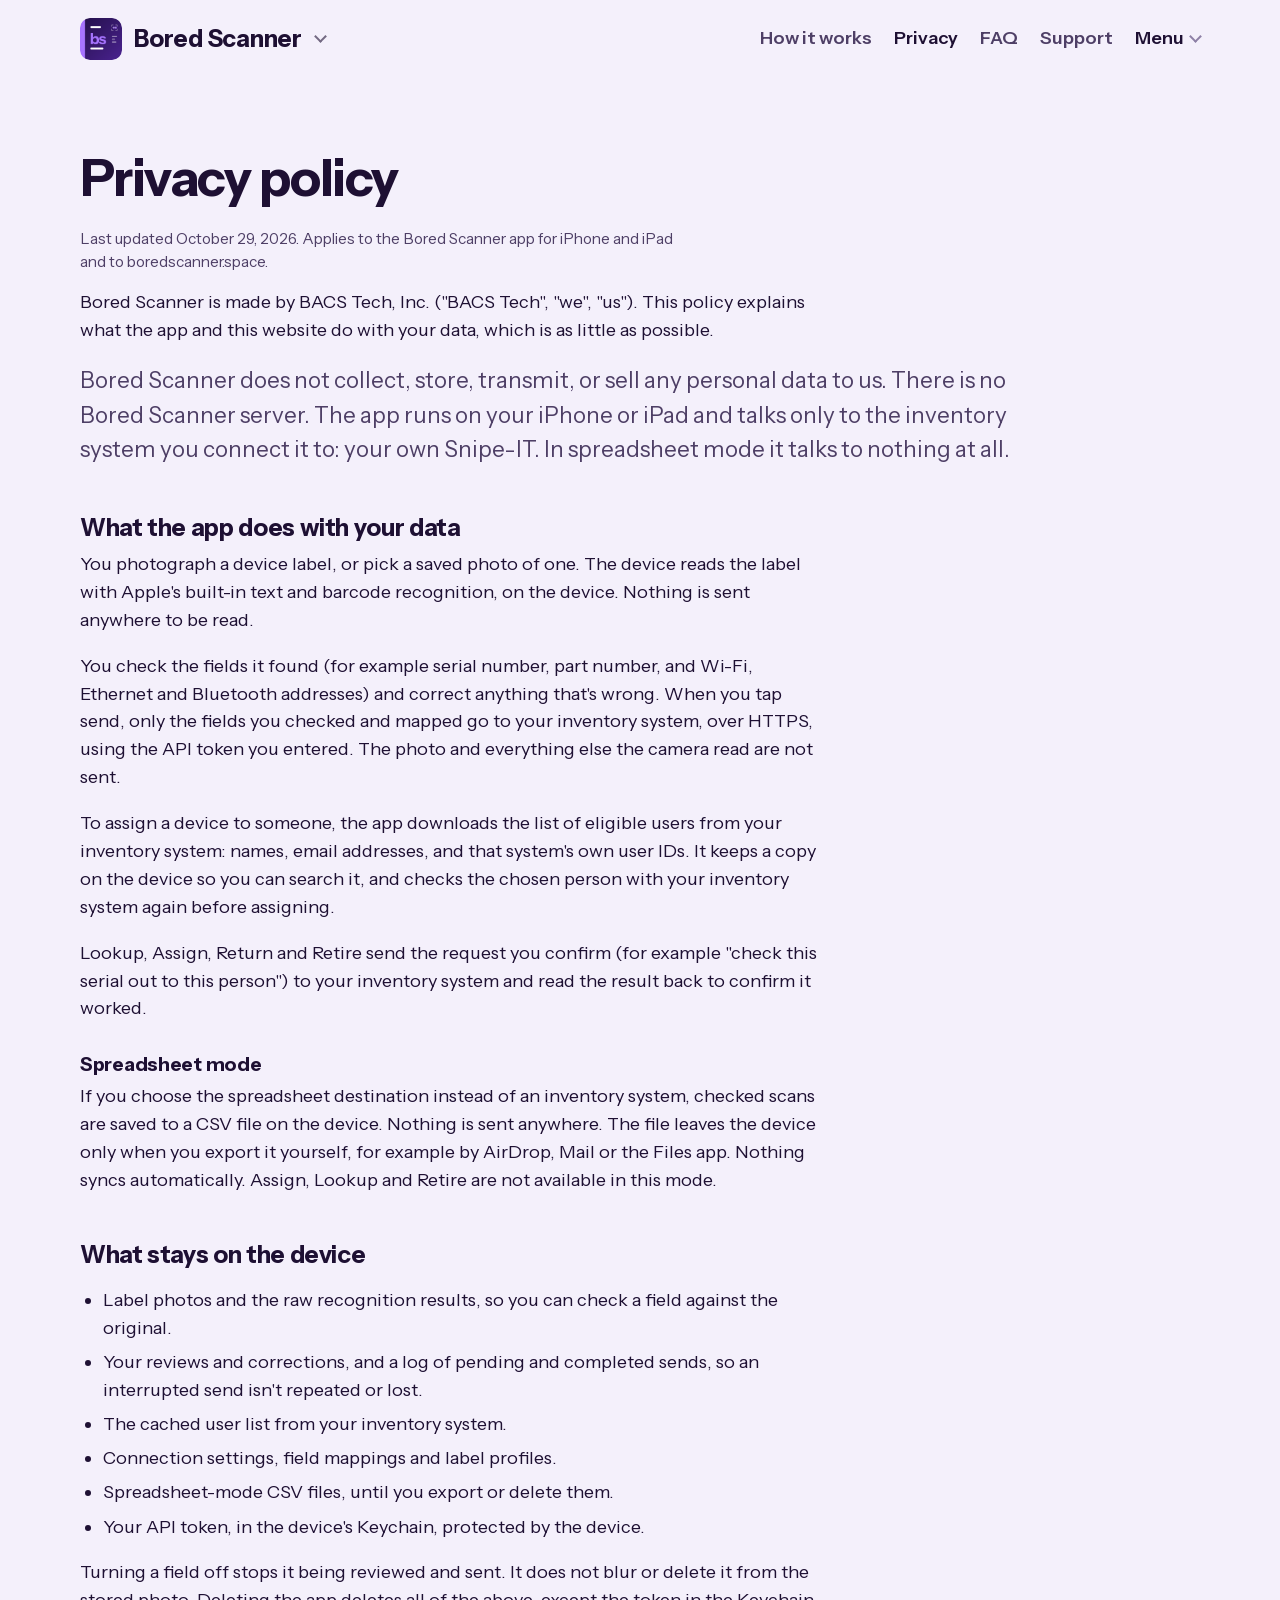
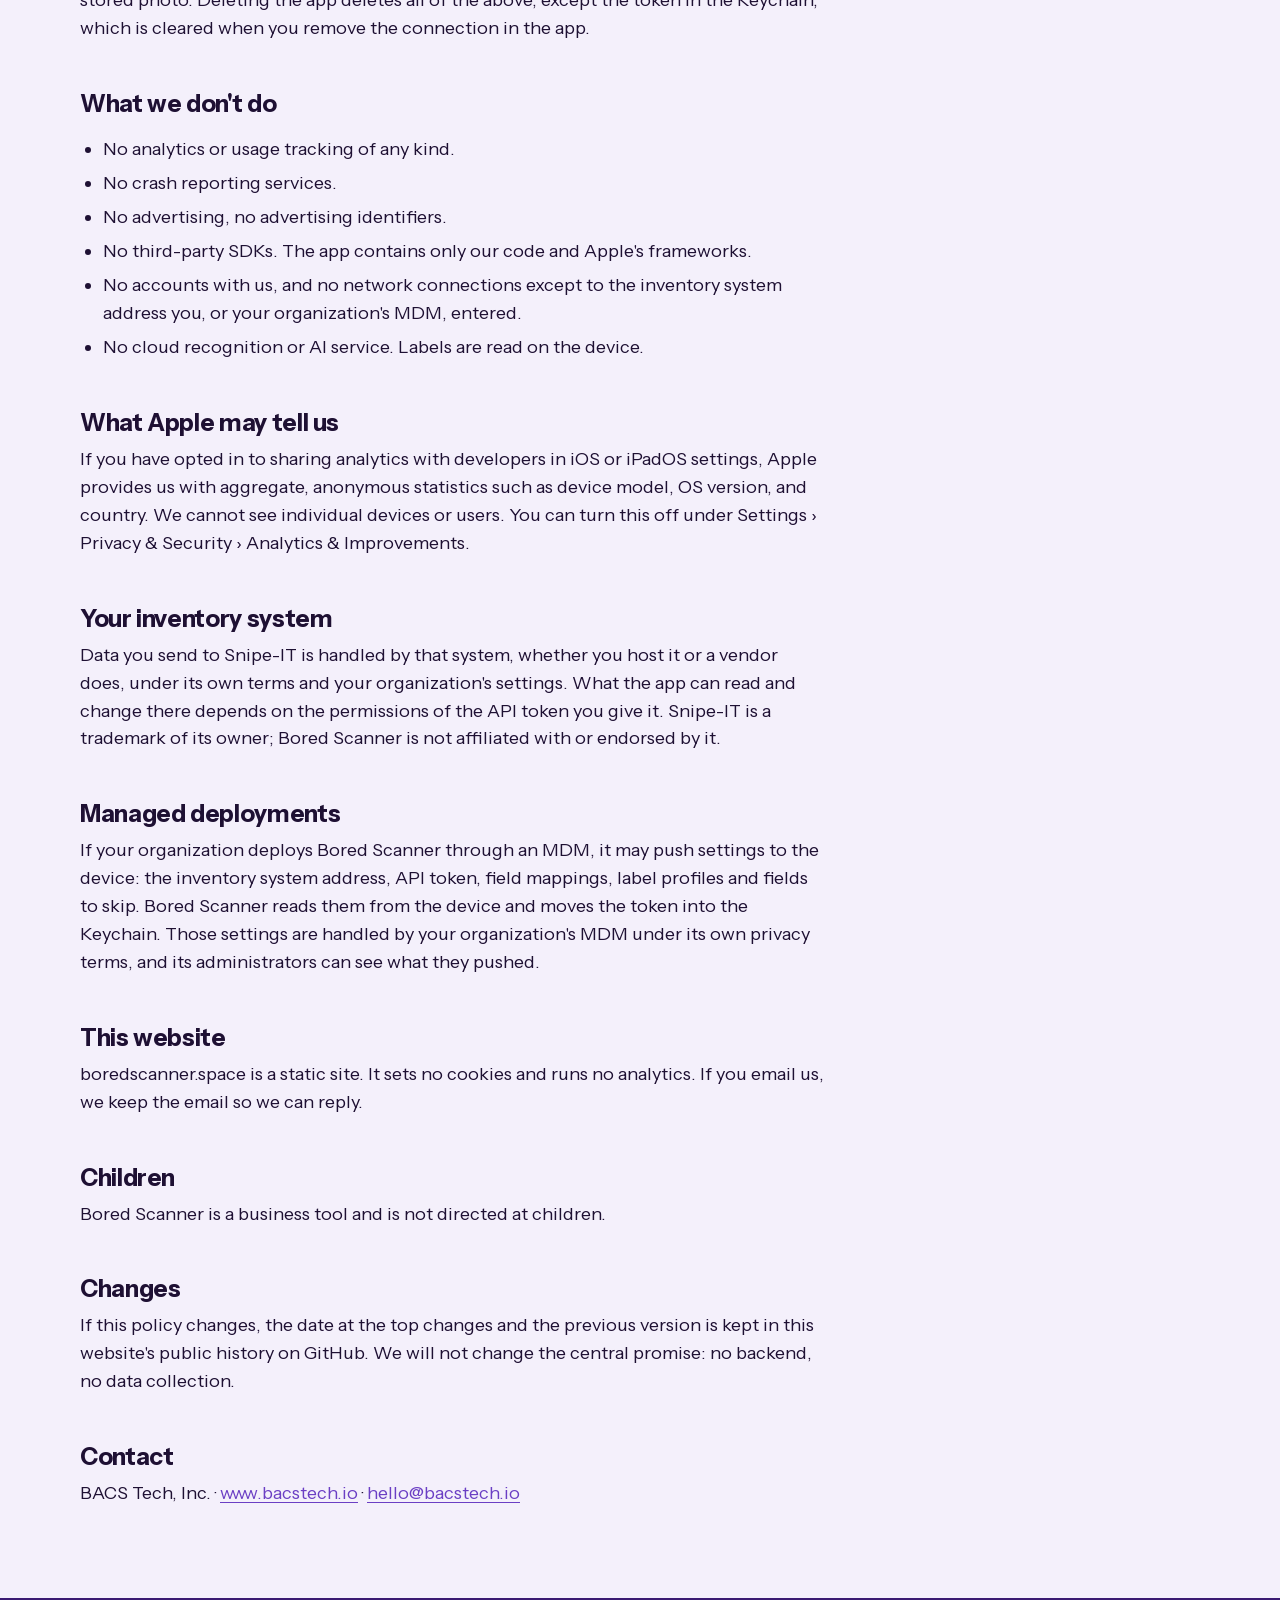
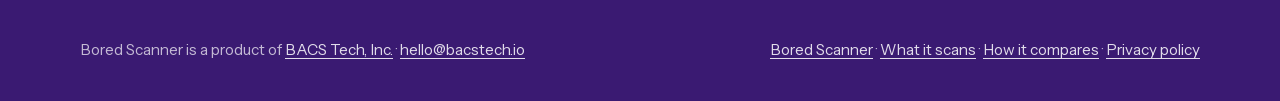
<file: privacy.html>
<!doctype html>
<html lang="en">
<head>
<meta charset="utf-8">
<meta http-equiv="Content-Security-Policy" content="default-src 'self'; script-src 'none'; object-src 'none'; base-uri 'self'; form-action 'none'">
<meta name="viewport" content="width=device-width, initial-scale=1">
<title>Privacy policy — Bored Scanner</title>
<meta name="description" content="Bored Scanner's privacy policy. The app has no backend and collects no data. It talks only to your own inventory system.">
<meta property="og:type" content="website">
<meta property="og:site_name" content="Bored Scanner">
<meta property="og:url" content="https://boredscanner.space/privacy.html">
<link rel="canonical" href="https://boredscanner.space/privacy.html">
<meta property="og:title" content="Privacy policy — Bored Scanner">
<meta property="og:description" content="Bored Scanner&#x27;s privacy policy. The app has no backend and collects no data. It talks only to your own inventory system.">
<meta property="og:image" content="https://boredscanner.space/og-image.png">
<meta property="og:image:width" content="1200">
<meta property="og:image:height" content="630">
<meta property="og:image:alt" content="A device label with the serial and Wi-Fi MAC kept and the fine print crossed out, next to the headline The most boring asset scanner you&#x27;ll ever buy.">
<meta name="twitter:card" content="summary_large_image">
<meta name="theme-color" content="#3A1A72">
<link rel="icon" type="image/png" sizes="64x64" href="favicon.png">
<link rel="apple-touch-icon" href="apple-touch-icon.png">
<link rel="stylesheet" href="style.css?v=9">
<link rel="stylesheet" href="/menu.css?v=1">
</head>
<body>

<div class="wrap">
  <div class="top">
    <details class="switcher">
        <summary class="brand" aria-label="Bored Scanner. Switch app"><img src="mark.png" alt="" width="30" height="30"> Bored Scanner<span class="sw-chev" aria-hidden="true"></span></summary>
        <div class="sw-menu">
          <a class="sw-item" href="https://boredroom.space"><img src="family-boredroom.png" alt="" width="36" height="36"><span><b>Bored Room</b><small>Meeting-room sign · iPad</small></span></a>
          <a class="sw-item sw-current" href="/" aria-current="true"><img src="family-boredscanner.png" alt="" width="36" height="36"><span><b>Bored Scanner</b><small>Laptop labels to inventory · Soon</small></span></a>
          <span class="sw-item sw-soon"><img src="family-boredpackage.png" alt="" width="36" height="36"><span><b>Bored Package</b><small>Front-desk package log · Soon</small></span></span>
          <span class="sw-item sw-soon"><img src="family-boredguest.png" alt="" width="36" height="36"><span><b>Bored Guest</b><small>Visitor sign-in · Soon</small></span></span>
          <a class="sw-all" href="https://boredsoftware.space">All Bored Software &rarr;</a>
        </div>
      </details>
    <nav class="nav">
        <a href="/#how">How it works</a>
        <a href="privacy.html" aria-current="page">Privacy</a>
        <a href="/#faq">FAQ</a>
        <a href="https://boredsoftware.space/support/scanner.html">Support</a>
        <details class="bmenu"><summary>Menu</summary><div class="bmenu-panel"><div class="bmenu-group bmenu-software"><h4><i></i>Bored Software</h4><ul><li><a href="https://boredsoftware.space/">Apps</a></li><li><a href="https://boredsoftware.space/news.html">News</a></li><li><a href="https://boredsoftware.space/support/">Support</a></li><li><a href="https://boredsoftware.space/about.html">About</a></li></ul></div><div class="bmenu-group bmenu-room"><h4><i></i>Bored Room</h4><ul><li><a href="https://boredroom.space/">Home</a></li><li><a href="https://boredroom.space/setup.html">Setup guides</a></li><li><a href="https://boredroom.space/setup-manual.html">By hand / iPhone</a></li><li><a href="https://boredroom.space/setup-configurator.html">Apple Configurator</a></li><li><a href="https://boredroom.space/setup-mdm.html">MDM</a></li><li><a href="https://boredroom.space/setup-service-account.html">Service account</a></li><li><a href="https://boredroom.space/mounting.html">Mounting and power</a></li><li><a href="https://boredroom.space/privacy.html">Privacy</a></li><li><a href="https://boredsoftware.space/support/room.html">Support</a></li></ul></div><div class="bmenu-group bmenu-scanner"><h4><i></i>Bored Scanner</h4><ul><li><a href="https://boredscanner.space/">Home</a></li><li><a href="https://boredscanner.space/scanning.html">Scanning</a></li><li><a href="https://boredscanner.space/compare.html">Compare</a></li><li><a href="https://boredscanner.space/privacy.html" aria-current="page">Privacy</a></li><li><a href="https://boredsoftware.space/support/scanner.html">Support</a></li></ul></div><div class="bmenu-group bmenu-package"><h4><i></i>Bored Package <small>Soon</small></h4><ul><li><a href="https://boredpackage.space/">Home</a></li><li><a href="https://boredsoftware.space/support/package.html">Support</a></li></ul></div><div class="bmenu-group bmenu-guest"><h4><i></i>Bored Guest <small>Soon</small></h4><ul><li><a href="https://boredguest.space/">Home</a></li><li><a href="https://boredsoftware.space/support/guest.html">Support</a></li></ul></div></div></details>
        
        
        
      </nav>
  </div>
</div>

<main class="wrap article">
  <h1>Privacy policy</h1>
  <p class="updated">Last updated October 29, 2026. Applies to the Bored Scanner app for iPhone and iPad and to boredscanner.space.</p>

  <p>Bored Scanner is made by BACS Tech, Inc. ("BACS Tech", "we", "us"). This policy explains what the app and this website do with your data, which is as little as possible.</p>

  <p class="lede">Bored Scanner does not collect, store, transmit, or sell any personal data to us. There is no Bored Scanner server. The app runs on your iPhone or iPad and talks only to the inventory system you connect it to: your own Snipe-IT. In spreadsheet mode it talks to nothing at all.</p>

  <h2>What the app does with your data</h2>
  <p>You photograph a device label, or pick a saved photo of one. The device reads the label with Apple's built-in text and barcode recognition, on the device. Nothing is sent anywhere to be read.</p>
  <p>You check the fields it found (for example serial number, part number, and Wi-Fi, Ethernet and Bluetooth addresses) and correct anything that's wrong. When you tap send, only the fields you checked and mapped go to your inventory system, over HTTPS, using the API token you entered. The photo and everything else the camera read are not sent.</p>
  <p>To assign a device to someone, the app downloads the list of eligible users from your inventory system: names, email addresses, and that system's own user IDs. It keeps a copy on the device so you can search it, and checks the chosen person with your inventory system again before assigning.</p>
  <p>Lookup, Assign, Return and Retire send the request you confirm (for example "check this serial out to this person") to your inventory system and read the result back to confirm it worked.</p>
  <h3>Spreadsheet mode</h3>
  <p>If you choose the spreadsheet destination instead of an inventory system, checked scans are saved to a CSV file on the device. Nothing is sent anywhere. The file leaves the device only when you export it yourself, for example by AirDrop, Mail or the Files app. Nothing syncs automatically. Assign, Lookup and Retire are not available in this mode.</p>

  <h2>What stays on the device</h2>
  <ul>
    <li>Label photos and the raw recognition results, so you can check a field against the original.</li>
    <li>Your reviews and corrections, and a log of pending and completed sends, so an interrupted send isn't repeated or lost.</li>
    <li>The cached user list from your inventory system.</li>
    <li>Connection settings, field mappings and label profiles.</li>
    <li>Spreadsheet-mode CSV files, until you export or delete them.</li>
    <li>Your API token, in the device's Keychain, protected by the device.</li>
  </ul>
  <p>Turning a field off stops it being reviewed and sent. It does not blur or delete it from the stored photo. Deleting the app deletes all of the above, except the token in the Keychain, which is cleared when you remove the connection in the app.</p>

  <h2>What we don't do</h2>
  <ul>
    <li>No analytics or usage tracking of any kind.</li>
    <li>No crash reporting services.</li>
    <li>No advertising, no advertising identifiers.</li>
    <li>No third-party SDKs. The app contains only our code and Apple's frameworks.</li>
    <li>No accounts with us, and no network connections except to the inventory system address you, or your organization's MDM, entered.</li>
    <li>No cloud recognition or AI service. Labels are read on the device.</li>
  </ul>

  <h2>What Apple may tell us</h2>
  <p>If you have opted in to sharing analytics with developers in iOS or iPadOS settings, Apple provides us with aggregate, anonymous statistics such as device model, OS version, and country. We cannot see individual devices or users. You can turn this off under Settings › Privacy &amp; Security › Analytics &amp; Improvements.</p>

  <h2>Your inventory system</h2>
  <p>Data you send to Snipe-IT is handled by that system, whether you host it or a vendor does, under its own terms and your organization's settings. What the app can read and change there depends on the permissions of the API token you give it. Snipe-IT is a trademark of its owner; Bored Scanner is not affiliated with or endorsed by it.</p>

  <h2>Managed deployments</h2>
  <p>If your organization deploys Bored Scanner through an MDM, it may push settings to the device: the inventory system address, API token, field mappings, label profiles and fields to skip. Bored Scanner reads them from the device and moves the token into the Keychain. Those settings are handled by your organization's MDM under its own privacy terms, and its administrators can see what they pushed.</p>

  <h2>This website</h2>
  <p>boredscanner.space is a static site. It sets no cookies and runs no analytics. If you email us, we keep the email so we can reply.</p>

  <h2>Children</h2>
  <p>Bored Scanner is a business tool and is not directed at children.</p>

  <h2>Changes</h2>
  <p>If this policy changes, the date at the top changes and the previous version is kept in this website's public history on GitHub. We will not change the central promise: no backend, no data collection.</p>

  <h2>Contact</h2>
  <p>BACS Tech, Inc. &middot; <a href="https://www.bacstech.io">www.bacstech.io</a> &middot; <a href="mailto:hello@bacstech.io">hello@bacstech.io</a></p>
</main>

<footer>
  <div class="wrap">
    <div>Bored Scanner is a product of <a href="https://www.bacstech.io">BACS Tech, Inc.</a> &middot; <a href="mailto:hello@bacstech.io">hello@bacstech.io</a></div>
    <div><a href="/">Bored Scanner</a> &middot; <a href="scanning.html">What it scans</a> &middot; <a href="compare.html">How it compares</a> &middot; <a href="privacy.html">Privacy policy</a></div>
  </div>
</footer>

</body>
</html>
</file>
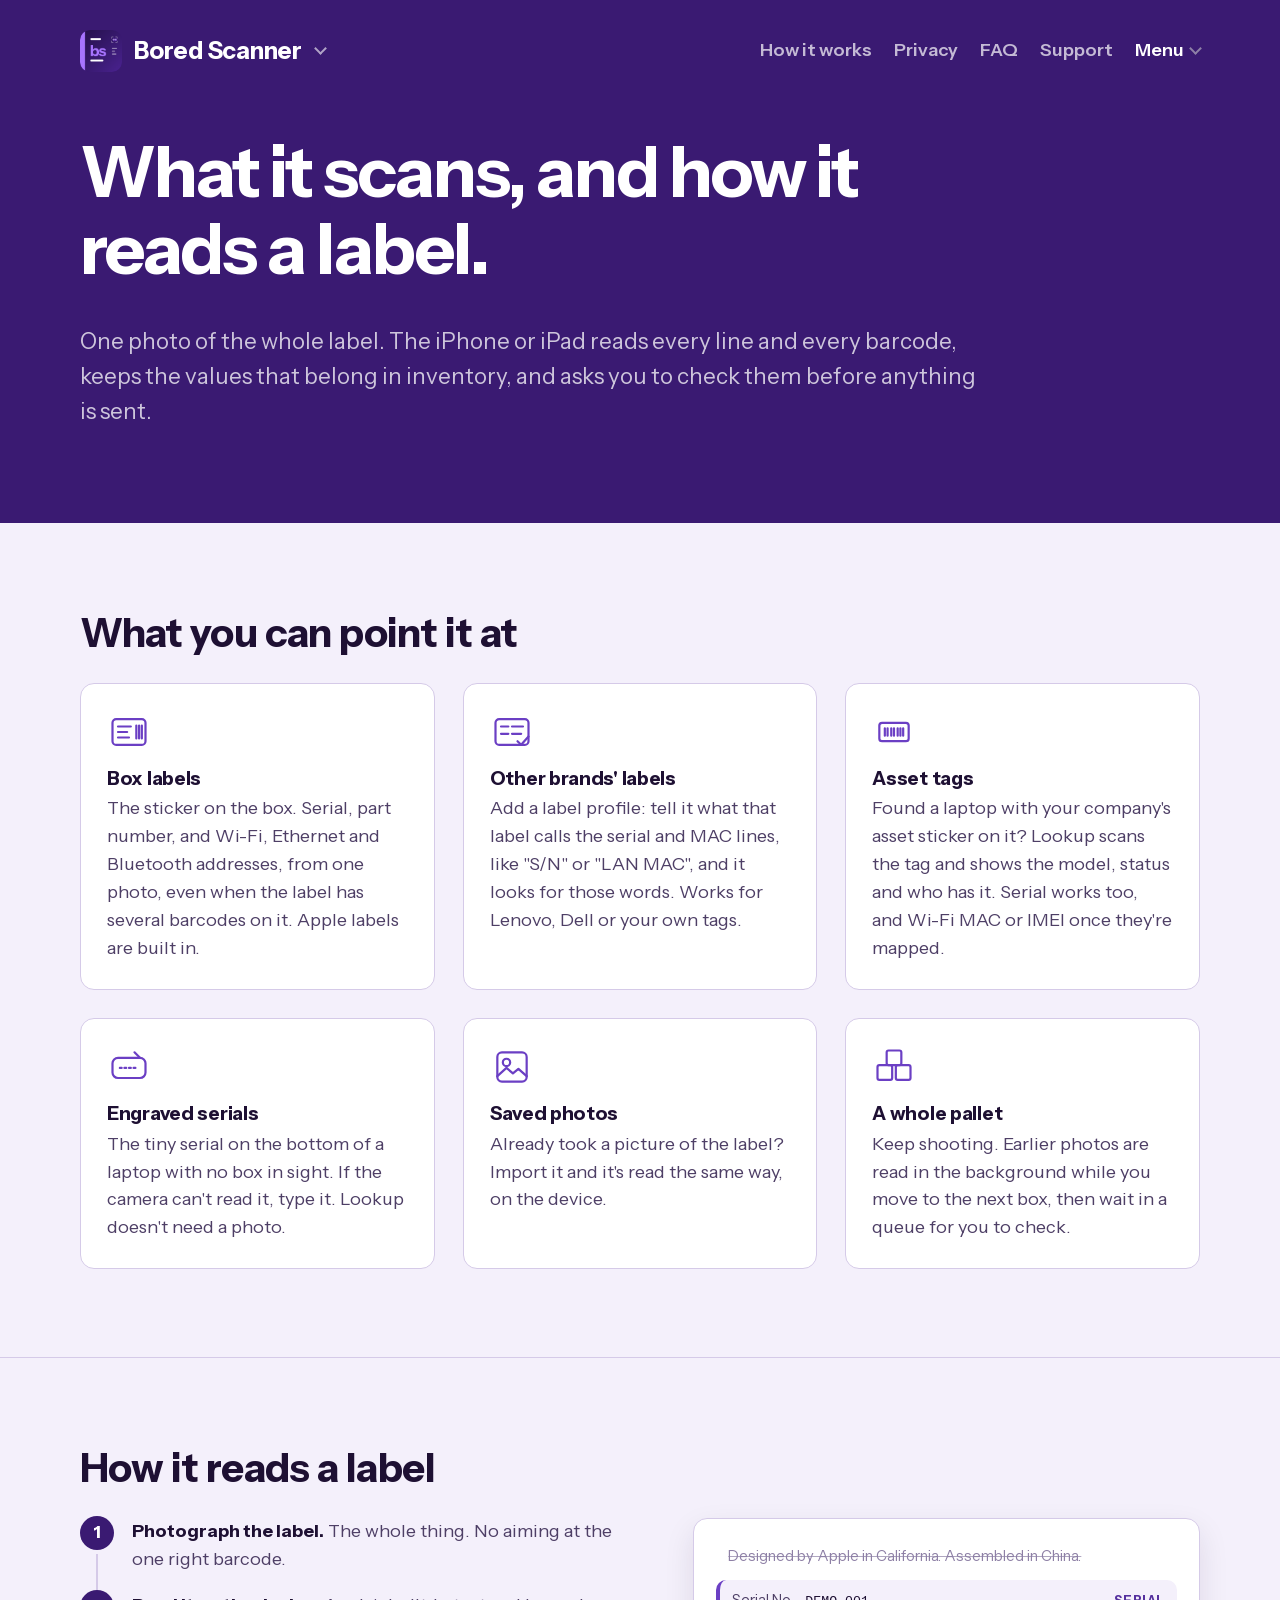
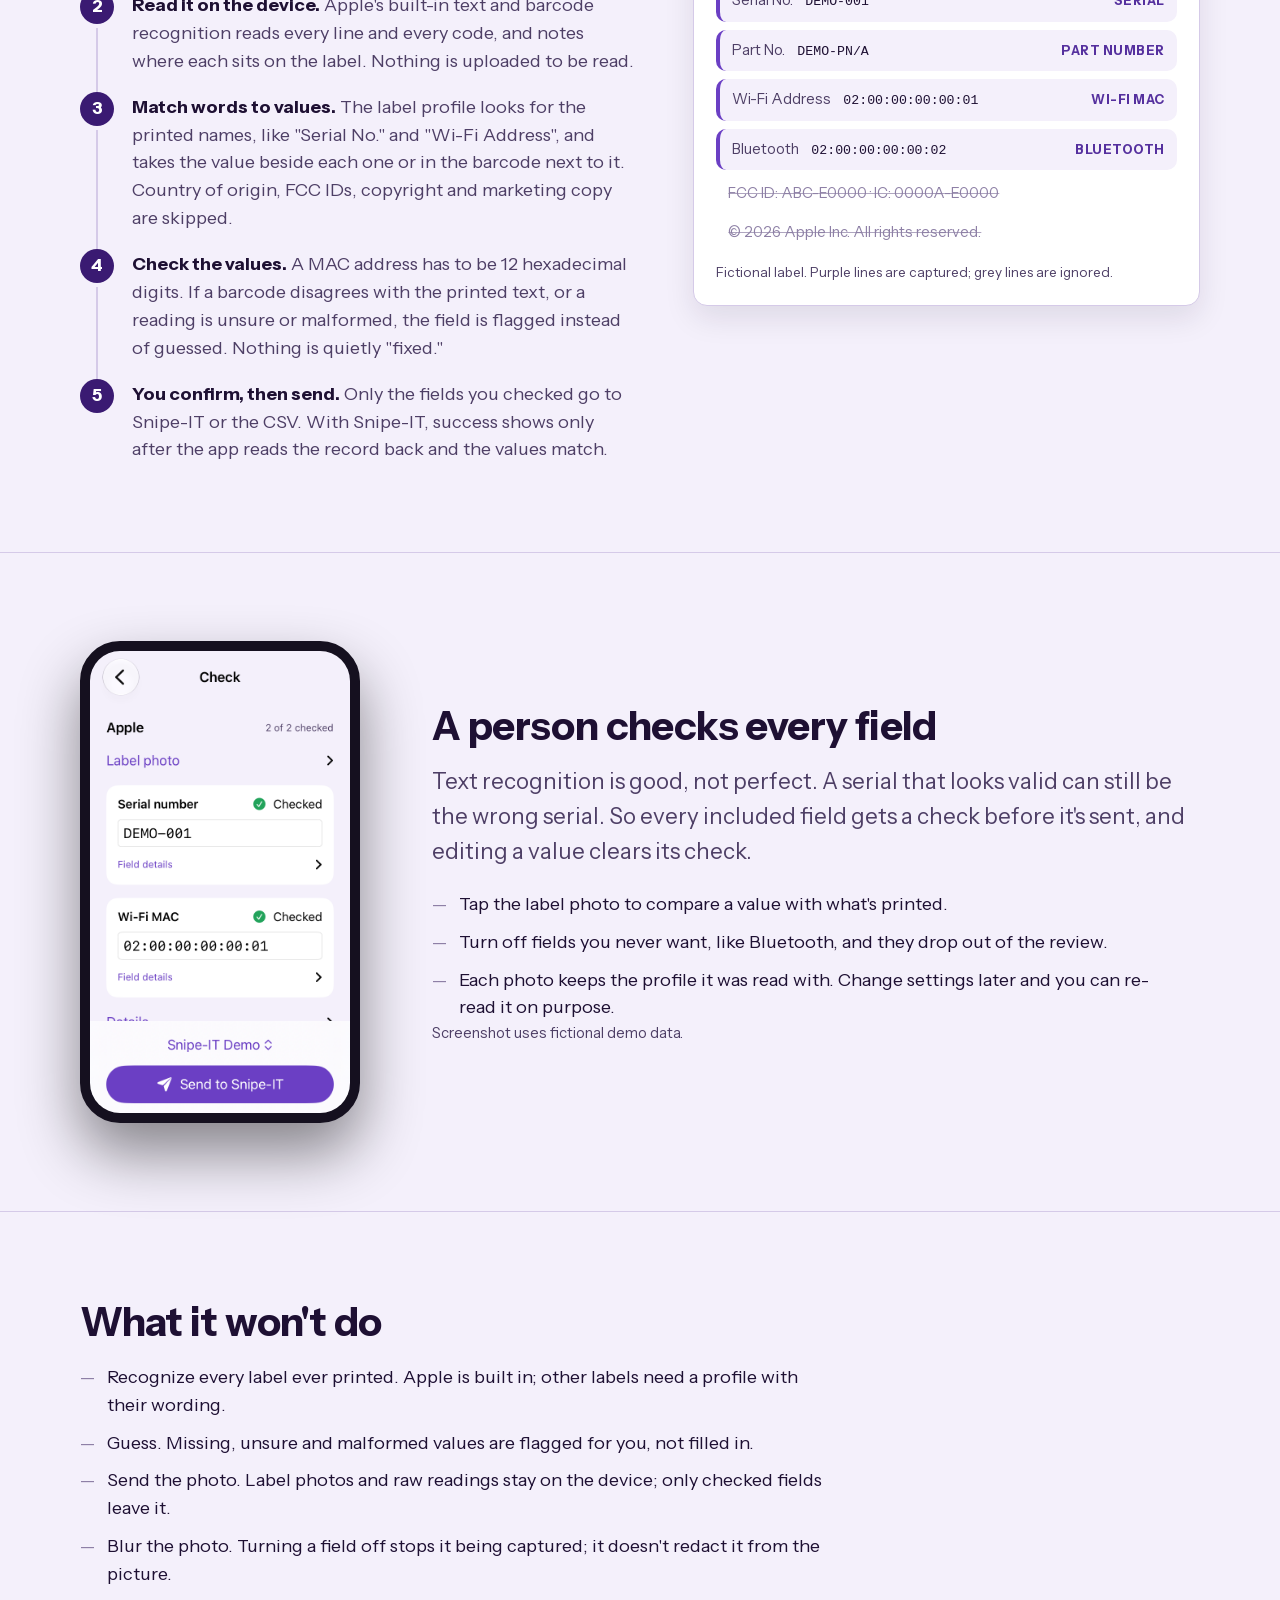
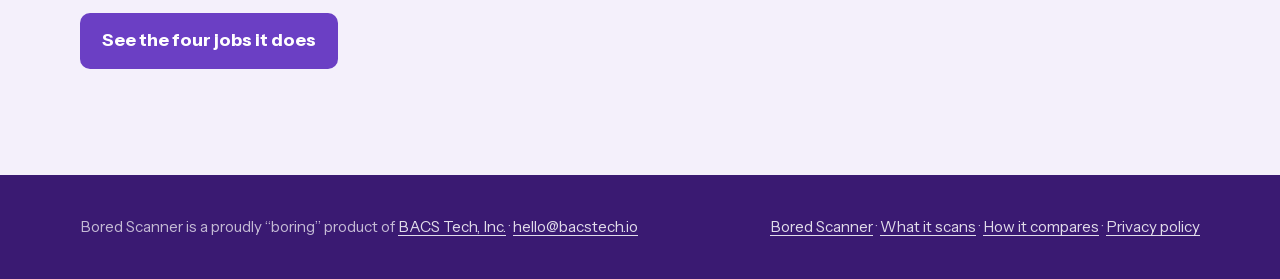
<file: scanning.html>
<!doctype html>
<html lang="en">
<head>
<meta charset="utf-8">
<meta http-equiv="Content-Security-Policy" content="default-src 'self'; script-src 'none'; object-src 'none'; base-uri 'self'; form-action 'none'">
<meta name="viewport" content="width=device-width, initial-scale=1">
<title>What Bored Scanner scans, and how it reads a label</title>
<meta name="description" content="Box labels, asset tags, engraved serials and a whole pallet of boxes. How Bored Scanner reads a label on the device, keeps the serial and MACs, and skips the fine print.">
<meta property="og:type" content="website">
<meta property="og:site_name" content="Bored Scanner">
<meta property="og:url" content="https://boredscanner.space/scanning.html">
<link rel="canonical" href="https://boredscanner.space/scanning.html">
<meta property="og:title" content="What Bored Scanner scans, and how">
<meta property="og:description" content="Box labels, asset tags, engraved serials and a whole pallet of boxes. How Bored Scanner reads a label on the device, keeps the serial and MACs, and skips the fine print.">
<meta property="og:image" content="https://boredscanner.space/og-image.png">
<meta property="og:image:width" content="1200">
<meta property="og:image:height" content="630">
<meta property="og:image:alt" content="A device label with the serial and Wi-Fi MAC kept and the fine print crossed out, next to the headline The most boring asset scanner you&#x27;ll ever buy.">
<meta name="twitter:card" content="summary_large_image">
<meta name="theme-color" content="#3A1A72">
<link rel="icon" type="image/png" sizes="64x64" href="favicon.png">
<link rel="apple-touch-icon" href="apple-touch-icon.png">
<link rel="stylesheet" href="style.css?v=9">
<link rel="stylesheet" href="/menu.css?v=1">
</head>
<body>

<header class="hero hero-short">
  <div class="wrap u-block">
    <div class="top">
      <details class="switcher">
        <summary class="brand" aria-label="Bored Scanner. Switch app"><img src="mark.png" alt="" width="30" height="30"> Bored Scanner<span class="sw-chev" aria-hidden="true"></span></summary>
        <div class="sw-menu">
          <a class="sw-item" href="https://boredroom.space"><img src="family-boredroom.png" alt="" width="36" height="36"><span><b>Bored Room</b><small>Meeting-room sign · iPad</small></span></a>
          <a class="sw-item sw-current" href="/" aria-current="true"><img src="family-boredscanner.png" alt="" width="36" height="36"><span><b>Bored Scanner</b><small>Laptop labels to inventory · Soon</small></span></a>
          <span class="sw-item sw-soon"><img src="family-boredpackage.png" alt="" width="36" height="36"><span><b>Bored Package</b><small>Front-desk package log · Soon</small></span></span>
          <span class="sw-item sw-soon"><img src="family-boredguest.png" alt="" width="36" height="36"><span><b>Bored Guest</b><small>Visitor sign-in · Soon</small></span></span>
          <a class="sw-all" href="https://boredsoftware.space">All Bored Software &rarr;</a>
        </div>
      </details>
      <nav class="nav">
        <a href="/#how">How it works</a>
        <a href="privacy.html">Privacy</a>
        <a href="/#faq">FAQ</a>
        <a href="https://boredsoftware.space/support/scanner.html">Support</a>
        <details class="bmenu"><summary>Menu</summary><div class="bmenu-panel"><div class="bmenu-group bmenu-software"><h4><i></i>Bored Software</h4><ul><li><a href="https://boredsoftware.space/">Apps</a></li><li><a href="https://boredsoftware.space/news.html">News</a></li><li><a href="https://boredsoftware.space/support/">Support</a></li><li><a href="https://boredsoftware.space/about.html">About</a></li></ul></div><div class="bmenu-group bmenu-room"><h4><i></i>Bored Room</h4><ul><li><a href="https://boredroom.space/">Home</a></li><li><a href="https://boredroom.space/setup.html">Setup guides</a></li><li><a href="https://boredroom.space/setup-manual.html">By hand / iPhone</a></li><li><a href="https://boredroom.space/setup-configurator.html">Apple Configurator</a></li><li><a href="https://boredroom.space/setup-mdm.html">MDM</a></li><li><a href="https://boredroom.space/setup-service-account.html">Service account</a></li><li><a href="https://boredroom.space/mounting.html">Mounting and power</a></li><li><a href="https://boredroom.space/privacy.html">Privacy</a></li><li><a href="https://boredsoftware.space/support/room.html">Support</a></li></ul></div><div class="bmenu-group bmenu-scanner"><h4><i></i>Bored Scanner</h4><ul><li><a href="https://boredscanner.space/">Home</a></li><li><a href="https://boredscanner.space/scanning.html" aria-current="page">Scanning</a></li><li><a href="https://boredscanner.space/compare.html">Compare</a></li><li><a href="https://boredscanner.space/privacy.html">Privacy</a></li><li><a href="https://boredsoftware.space/support/scanner.html">Support</a></li></ul></div><div class="bmenu-group bmenu-package"><h4><i></i>Bored Package <small>Soon</small></h4><ul><li><a href="https://boredpackage.space/">Home</a></li><li><a href="https://boredsoftware.space/support/package.html">Support</a></li></ul></div><div class="bmenu-group bmenu-guest"><h4><i></i>Bored Guest <small>Soon</small></h4><ul><li><a href="https://boredguest.space/">Home</a></li><li><a href="https://boredsoftware.space/support/guest.html">Support</a></li></ul></div></div></details>
        
        
        
      </nav>
    </div>
  </div>
  <div class="wrap u-block u-mt-fluid-sm">
    <h1>What it scans, and how it reads a label.</h1>
    <p class="lede">One photo of the whole label. The iPhone or iPad reads every line and every barcode, keeps the values that belong in inventory, and asks you to check them before anything is sent.</p>
  </div>
</header>

<main>

<section id="what">
  <div class="wrap">
    <h2>What you can point it at</h2>
    <div class="scan-grid">
      <div class="card scan-card">
        <svg viewBox="0 0 48 48" aria-hidden="true"><rect x="6" y="10" width="36" height="28" rx="4"/><path d="M12 18h14M12 24h10M12 30h12M32 17v14M35 17v14M38 17v14"/></svg>
        <h3>Box labels</h3>
        <p>The sticker on the box. Serial, part number, and Wi-Fi, Ethernet and Bluetooth addresses, from one photo, even when the label has several barcodes on it. Apple labels are built in.</p>
      </div>
      <div class="card scan-card">
        <svg viewBox="0 0 48 48" aria-hidden="true"><rect x="6" y="10" width="36" height="28" rx="4"/><path d="M12 18h8M24 18h12M12 26h8M24 26h10"/><path d="M30 34l4 4 8-9"/></svg>
        <h3>Other brands' labels</h3>
        <p>Add a label profile: tell it what that label calls the serial and MAC lines, like "S/N" or "LAN MAC", and it looks for those words. Works for Lenovo, Dell or your own tags.</p>
      </div>
      <div class="card scan-card">
        <svg viewBox="0 0 48 48" aria-hidden="true"><rect x="8" y="14" width="32" height="20" rx="3"/><path d="M14 20v8M17 20v8M21 20v8M24 20v8M28 20v8M31 20v8M34 20v8"/></svg>
        <h3>Asset tags</h3>
        <p>Found a laptop with your company's asset sticker on it? Lookup scans the tag and shows the model, status and who has it. Serial works too, and Wi-Fi MAC or IMEI once they're mapped.</p>
      </div>
      <div class="card scan-card">
        <svg viewBox="0 0 48 48" aria-hidden="true"><rect x="6" y="14" width="36" height="22" rx="6"/><path d="M14 25h20" stroke-dasharray="2 3"/><path d="M30 8l6 6"/></svg>
        <h3>Engraved serials</h3>
        <p>The tiny serial on the bottom of a laptop with no box in sight. If the camera can't read it, type it. Lookup doesn't need a photo.</p>
      </div>
      <div class="card scan-card">
        <svg viewBox="0 0 48 48" aria-hidden="true"><rect x="8" y="8" width="32" height="32" rx="5"/><circle cx="18" cy="19" r="4"/><path d="M8 34l10-9 7 6 6-5 9 8"/></svg>
        <h3>Saved photos</h3>
        <p>Already took a picture of the label? Import it and it's read the same way, on the device.</p>
      </div>
      <div class="card scan-card">
        <svg viewBox="0 0 48 48" aria-hidden="true"><rect x="6" y="22" width="16" height="16" rx="2"/><rect x="26" y="22" width="16" height="16" rx="2"/><rect x="16" y="6" width="16" height="16" rx="2"/></svg>
        <h3>A whole pallet</h3>
        <p>Keep shooting. Earlier photos are read in the background while you move to the next box, then wait in a queue for you to check.</p>
      </div>
    </div>
  </div>
</section>

<section id="how-it-reads">
  <div class="wrap">
    <h2>How it reads a label</h2>
    <div class="reads">
      <ol class="pipeline">
        <li><b>Photograph the label.</b> The whole thing. No aiming at the one right barcode.</li>
        <li><b>Read it on the device.</b> Apple's built-in text and barcode recognition reads every line and every code, and notes where each sits on the label. Nothing is uploaded to be read.</li>
        <li><b>Match words to values.</b> The label profile looks for the printed names, like "Serial No." and "Wi-Fi Address", and takes the value beside each one or in the barcode next to it. Country of origin, FCC IDs, copyright and marketing copy are skipped.</li>
        <li><b>Check the values.</b> A MAC address has to be 12 hexadecimal digits. If a barcode disagrees with the printed text, or a reading is unsure or malformed, the field is flagged instead of guessed. Nothing is quietly "fixed."</li>
        <li><b>You confirm, then send.</b> Only the fields you checked go to Snipe-IT or the CSV. With Snipe-IT, success shows only after the app reads the record back and the values match.</li>
      </ol>
      <figure class="label-card" aria-label="Example device label. Serial, part number, Wi-Fi and Bluetooth lines are kept; origin, FCC ID and copyright lines are skipped.">
        <div class="skip">Designed by Apple in California. Assembled in China.</div>
        <div class="keep"><span>Serial No.</span><code>DEMO-001</code><b>Serial</b></div>
        <div class="keep"><span>Part No.</span><code>DEMO-PN/A</code><b>Part number</b></div>
        <div class="keep"><span>Wi-Fi Address</span><code>02:00:00:00:00:01</code><b>Wi-Fi MAC</b></div>
        <div class="keep"><span>Bluetooth</span><code>02:00:00:00:00:02</code><b>Bluetooth</b></div>
        <div class="skip">FCC ID: ABC-E0000 · IC: 0000A-E0000</div>
        <div class="skip">© 2026 Apple Inc. All rights reserved.</div>
        <figcaption>Fictional label. Purple lines are captured; grey lines are ignored.</figcaption>
      </figure>
    </div>
  </div>
</section>

<section id="check">
  <div class="wrap check-split">
    <figure class="phone"><img src="screens/02-check-and-send.png" width="320" height="568" loading="lazy" alt="Bored Scanner review screen with a demo serial and Wi-Fi MAC marked Checked and a Send to Snipe-IT button."></figure>
    <div>
      <h2>A person checks every field</h2>
      <p class="lede">Text recognition is good, not perfect. A serial that looks valid can still be the wrong serial. So every included field gets a check before it's sent, and editing a value clears its check.</p>
      <ul class="nots">
        <li>Tap the label photo to compare a value with what's printed.</li>
        <li>Turn off fields you never want, like Bluetooth, and they drop out of the review.</li>
        <li>Each photo keeps the profile it was read with. Change settings later and you can re-read it on purpose.</li>
      </ul>
      <p class="small">Screenshot uses fictional demo data.</p>
    </div>
  </div>
</section>

<section id="wont">
  <div class="wrap">
    <h2>What it won't do</h2>
    <ul class="nots">
      <li>Recognize every label ever printed. Apple is built in; other labels need a profile with their wording.</li>
      <li>Guess. Missing, unsure and malformed values are flagged for you, not filled in.</li>
      <li>Send the photo. Label photos and raw readings stay on the device; only checked fields leave it.</li>
      <li>Blur the photo. Turning a field off stops it being captured; it doesn't redact it from the picture.</li>
    </ul>
    <p class="u-mt-24"><a class="cta" href="/#jobs">See the four jobs it does</a></p>
  </div>
</section>

</main>

<footer>
  <div class="wrap">
    <div>Bored Scanner is a proudly “boring” product of <a href="https://www.bacstech.io">BACS Tech, Inc.</a> &middot; <a href="mailto:hello@bacstech.io">hello@bacstech.io</a></div>
    <div><a href="/">Bored Scanner</a> &middot; <a href="scanning.html">What it scans</a> &middot; <a href="compare.html">How it compares</a> &middot; <a href="privacy.html">Privacy policy</a></div>
  </div>
</footer>

</body>
</html>
</file>
<file: style.css>
/* Instrument Sans, self-hosted (SIL OFL 1.1, see fonts/OFL.txt). One variable file per
   subset; declared at the three weights the pages have always loaded: 400, 600, 700. */
@font-face { font-family: "Instrument Sans"; font-style: normal; font-weight: 400; font-stretch: 100%; font-display: swap; src: url("fonts/instrument-sans-latin-ext.woff2") format("woff2"); unicode-range: U+0100-02BA, U+02BD-02C5, U+02C7-02CC, U+02CE-02D7, U+02DD-02FF, U+0304, U+0308, U+0329, U+1D00-1DBF, U+1E00-1E9F, U+1EF2-1EFF, U+2020, U+20A0-20AB, U+20AD-20C4, U+2113, U+2C60-2C7F, U+A720-A7FF; }
@font-face { font-family: "Instrument Sans"; font-style: normal; font-weight: 400; font-stretch: 100%; font-display: swap; src: url("fonts/instrument-sans-latin.woff2") format("woff2"); unicode-range: U+0000-00FF, U+0131, U+0152-0153, U+02BB-02BC, U+02C6, U+02DA, U+02DC, U+0304, U+0308, U+0329, U+2000-206F, U+20AC, U+2122, U+2191, U+2193, U+2212, U+2215, U+FEFF, U+FFFD; }
@font-face { font-family: "Instrument Sans"; font-style: normal; font-weight: 600; font-stretch: 100%; font-display: swap; src: url("fonts/instrument-sans-latin-ext.woff2") format("woff2"); unicode-range: U+0100-02BA, U+02BD-02C5, U+02C7-02CC, U+02CE-02D7, U+02DD-02FF, U+0304, U+0308, U+0329, U+1D00-1DBF, U+1E00-1E9F, U+1EF2-1EFF, U+2020, U+20A0-20AB, U+20AD-20C4, U+2113, U+2C60-2C7F, U+A720-A7FF; }
@font-face { font-family: "Instrument Sans"; font-style: normal; font-weight: 600; font-stretch: 100%; font-display: swap; src: url("fonts/instrument-sans-latin.woff2") format("woff2"); unicode-range: U+0000-00FF, U+0131, U+0152-0153, U+02BB-02BC, U+02C6, U+02DA, U+02DC, U+0304, U+0308, U+0329, U+2000-206F, U+20AC, U+2122, U+2191, U+2193, U+2212, U+2215, U+FEFF, U+FFFD; }
@font-face { font-family: "Instrument Sans"; font-style: normal; font-weight: 700; font-stretch: 100%; font-display: swap; src: url("fonts/instrument-sans-latin-ext.woff2") format("woff2"); unicode-range: U+0100-02BA, U+02BD-02C5, U+02C7-02CC, U+02CE-02D7, U+02DD-02FF, U+0304, U+0308, U+0329, U+1D00-1DBF, U+1E00-1E9F, U+1EF2-1EFF, U+2020, U+20A0-20AB, U+20AD-20C4, U+2113, U+2C60-2C7F, U+A720-A7FF; }
@font-face { font-family: "Instrument Sans"; font-style: normal; font-weight: 700; font-stretch: 100%; font-display: swap; src: url("fonts/instrument-sans-latin.woff2") format("woff2"); unicode-range: U+0000-00FF, U+0131, U+0152-0153, U+02BB-02BC, U+02C6, U+02DA, U+02DC, U+0304, U+0308, U+0329, U+2000-206F, U+20AC, U+2122, U+2191, U+2193, U+2212, U+2215, U+FEFF, U+FFFD; }

/* Bored Scanner — boredscanner.space
   Palette: Violet, "Grimace" purple accent. Swap the tokens below to re-skin the whole site. */

:root {
  --paper: #F4F0FB;
  --paper-2: #E7DEF6;
  --ink: #1E1033;
  --ink-2: #4E3F66;
  --midnight: #3A1A72;
  --midnight-2: #4A2290;
  --ocean: #6B3FC4;         /* links, ~6:1 on paper */
  --accent: #6B3FC4;        /* buttons, price */
  --accent-ink: #55309E;
  --price: #C9A8FF;         /* price on the dark hero, ~6.7:1 on midnight */
  --free: #22A35B;          /* status: valid, always green */
  --busy: #E24850;          /* status: needs a look, always red */
  --board-a: #24104A;       /* screen mock gradient */
  --board-b: #4A2290;
  --plum: #6B3FC4;
  --chrome: #D5CAE8;
  --steel: #8E80A6;
  --white: #FFFFFF;
  --dot: #A774FF;          /* icon band color, primary button in the mock */

  --font: "Instrument Sans", "Avenir Next", "Helvetica Neue", system-ui, sans-serif;
  --measure: 62ch;
  --gutter: clamp(16px, 4vw, 40px);
  --radius: 14px;
}

* { box-sizing: border-box; }
html { scroll-behavior: smooth; }
@media (prefers-reduced-motion: reduce) { html { scroll-behavior: auto; } }

body {
  margin: 0;
  font-family: var(--font);
  font-size: 18px;
  line-height: 1.55;
  color: var(--ink);
  background: var(--paper);
  -webkit-font-smoothing: antialiased;
}

a { color: var(--ocean); text-decoration-thickness: 1px; text-underline-offset: 3px; }
a:hover { color: var(--ink); }
:focus-visible { outline: 3px solid var(--accent); outline-offset: 3px; border-radius: 4px; }

h1, h2, h3 { line-height: 1.1; letter-spacing: -0.015em; margin: 0 0 0.4em; font-weight: 700; }
h1 { font-size: clamp(2.4rem, 6vw, 4.4rem); font-weight: 800; letter-spacing: -0.03em; }
h2 { font-size: clamp(1.7rem, 3.4vw, 2.5rem); }
h3 { font-size: 1.2rem; }
p { margin: 0 0 1em; max-width: var(--measure); }
.lede { font-size: clamp(1.15rem, 2vw, 1.4rem); color: var(--ink-2); }
small, .small { font-size: 0.92rem; color: var(--ink-2); }

.wrap { width: min(1120px, 100% - 2 * var(--gutter)); margin-inline: auto; }

/* Header */
.top {
  display: flex; align-items: center; justify-content: space-between;
  flex-wrap: wrap; row-gap: 10px;
  padding: 18px 0;
}
.brand { display: flex; align-items: center; gap: 12px; font-weight: 800; text-decoration: none; color: inherit; font-size: 1.5rem; letter-spacing: -0.01em; white-space: nowrap; }
.brand img { width: 42px; height: 42px; border-radius: 10px; display: block; }
@media (max-width: 560px) { .brand { font-size: 1.25rem; gap: 10px; } .brand img { width: 34px; height: 34px; } }
.nav { display: flex; flex-wrap: wrap; gap: 22px; font-weight: 600; }
.nav a { text-decoration: none; color: var(--ink-2); }
.nav a:hover, .nav a[aria-current] { color: var(--ink); }
.nav a { white-space: nowrap; }
@media (max-width: 560px) { .nav { gap: 14px; font-size: .9rem; } }

/* Hero */
.hero {
  background: var(--midnight);
  color: var(--white);
  padding: clamp(4px, 1vw, 12px) 0 clamp(48px, 8vw, 100px);
  overflow: hidden;
}
.hero .wrap { display: grid; grid-template-columns: 1.05fr 1fr; gap: clamp(24px, 5vw, 64px); align-items: center; }
@media (max-width: 860px) { .hero .wrap { grid-template-columns: 1fr; } }
.hero h1 { margin-bottom: 0.5em; }
.hero .lede { color: rgba(255,255,255,.75); }
.hero .top { color: var(--white); }
.hero .nav a { color: rgba(255,255,255,.7); }
.hero .nav a:hover { color: var(--white); }

/* Price: the number is the headline, the unit beside it, the fine print under. No box. */
.price-tag { display: grid; grid-template-columns: auto 1fr; column-gap: 14px; align-items: end; margin: 4px 0 24px; }
.price-tag b { grid-row: 1; font-size: clamp(3rem, 9vw, 4rem); line-height: .9; font-weight: 800; color: var(--price); letter-spacing: -0.03em; }
.price-tag .per { grid-row: 1; font-size: 1.1rem; font-weight: 700; padding-bottom: .35em; }
.price-tag .fine { grid-column: 1 / -1; margin-top: 8px; font-weight: 500; color: rgba(255,255,255,.75); }

.cta { display: inline-flex; align-items: center; gap: 10px; background: var(--accent); color: var(--white); font-weight: 700; text-decoration: none; padding: 14px 22px; border-radius: 10px; }
.cta:hover { background: var(--accent-ink); color: var(--white); }
.cta.ghost { background: transparent; color: inherit; border: 1.5px solid currentColor; }
.cta.ghost:hover { background: rgba(255,255,255,.06); }
.cta-row { display: flex; gap: 12px; flex-wrap: wrap; align-items: center; }

/* The board mock. This is the hero: it's what you're buying. */
.board {
  aspect-ratio: 4 / 3;
  background: linear-gradient(135deg, var(--board-a), var(--board-b));
  border-radius: 22px;
  border: 10px solid #1B1F2B;
  box-shadow: 0 30px 60px rgba(0,0,0,.45), inset 0 0 0 1px rgba(255,255,255,.06);
  position: relative; overflow: hidden;
  display: grid; grid-template-columns: 12px 1fr;
  font-family: var(--font);
}
.board .band { background: var(--free); }
.board.busy .band { background: var(--busy); }
.board .face { padding: 7% 7% 6%; display: grid; grid-template-rows: auto 1fr auto; color: var(--white); }
.board .room { display: flex; justify-content: space-between; font-weight: 600; font-size: clamp(.8rem, 1.6vw, 1.1rem); }
.board .room span:last-child { opacity: .65; font-weight: 400; font-variant-numeric: tabular-nums; }
.board .state { align-self: center; }
.board .state b { display: block; font-size: clamp(3rem, 9vw, 6rem); font-weight: 800; letter-spacing: -0.04em; color: var(--free); line-height: 1; }
.board.busy .state b { color: var(--busy); }
.board .state span { display: block; font-size: clamp(1rem, 2.4vw, 1.6rem); font-weight: 600; margin-top: .3em; }
.board .state small { display: block; opacity: .65; font-size: clamp(.75rem, 1.5vw, 1rem); color: inherit; }
.board .later { font-size: clamp(.7rem, 1.3vw, .9rem); opacity: .7; display: grid; gap: 2px; }
.board .later b { font-weight: 600; opacity: 1; }
.board .tab { position: absolute; right: 0; bottom: 0; width: 44px; height: 30px; background: rgba(255,255,255,.1); border-top-left-radius: 20px; }

/* Sections */
section { padding: clamp(48px, 7vw, 88px) 0; }
section + section { border-top: 1px solid var(--chrome); }
.eyebrow-free { color: var(--accent-ink); font-weight: 700; }

.grid-3 { display: grid; grid-template-columns: repeat(3, 1fr); gap: clamp(20px, 3vw, 40px); }
.grid-2 { display: grid; grid-template-columns: repeat(2, 1fr); gap: clamp(20px, 3vw, 40px); }
.grid-4 { display: grid; grid-template-columns: repeat(4, minmax(0, 1fr)); gap: clamp(16px, 2vw, 24px); margin-top: 32px; }
@media (max-width: 1000px) { .grid-4 { grid-template-columns: repeat(2, minmax(0, 1fr)); } }
@media (max-width: 560px) { .grid-4 { grid-template-columns: 1fr; } }
@media (max-width: 760px) { .grid-3, .grid-2 { grid-template-columns: 1fr; } }

.steps { counter-reset: step; display: grid; grid-template-columns: repeat(3, 1fr); gap: clamp(20px, 3vw, 40px); margin: 28px 0 0; padding: 0; list-style: none; }
@media (max-width: 760px) { .steps { grid-template-columns: 1fr; } }
.steps li { position: relative; padding-top: 48px; }
.steps li::before {
  counter-increment: step; content: counter(step);
  position: absolute; top: 0; left: 0;
  width: 36px; height: 36px; border-radius: 50%;
  background: var(--midnight); color: var(--white);
  display: grid; place-items: center; font-weight: 800;
}
.steps h3 { margin-bottom: .3em; }
.steps p { margin: 0; }

.card { background: var(--white); border: 1px solid var(--chrome); border-radius: var(--radius); padding: 26px; }
.card h3 { margin-top: 0; }
.card p:last-child { margin-bottom: 0; }

/* Privacy block: the list of what isn't collected is the point */
.nots { list-style: none; padding: 0; margin: 20px 0 0; display: grid; gap: 10px; max-width: var(--measure); }
.nots li { display: flex; gap: 12px; align-items: baseline; }
.nots li::before { content: "—"; color: var(--steel); flex: none; }

.plain { border-left: 4px solid var(--plum); padding: 4px 0 4px 18px; margin: 24px 0; max-width: var(--measure); }

/* Pricing */
.pricing { background: var(--midnight); color: var(--white); border-radius: 24px; padding: clamp(28px, 5vw, 56px); display: grid; grid-template-columns: auto 1fr; gap: clamp(24px, 5vw, 64px); align-items: center; }
@media (max-width: 760px) { .pricing { grid-template-columns: 1fr; } }
.pricing .big { font-size: clamp(4rem, 12vw, 8rem); font-weight: 800; line-height: .9; letter-spacing: -0.05em; color: var(--price); }
.pricing .big small { display: block; font-size: 1rem; color: rgba(255,255,255,.7); font-weight: 600; letter-spacing: 0; margin-top: 10px; }
.pricing ul { margin: 0; padding-left: 1.2em; color: rgba(255,255,255,.85); }
.pricing li { margin: .3em 0; }
.pricing p { color: rgba(255,255,255,.75); }

/* FAQ */
details { border-top: 1px solid var(--chrome); padding: 14px 0; max-width: 760px; }
details:last-of-type { border-bottom: 1px solid var(--chrome); }
summary { cursor: pointer; font-weight: 700; list-style: none; display: flex; justify-content: space-between; align-items: center; }
summary::-webkit-details-marker { display: none; }
summary::after { content: "+"; color: var(--steel); font-weight: 400; font-size: 1.4rem; }
details[open] summary::after { content: "–"; }
details p { margin: 12px 0 0; }

/* Footer */
footer { background: var(--midnight); color: rgba(255,255,255,.7); padding: 40px 0; font-size: .95rem; }
footer .wrap { display: flex; justify-content: space-between; gap: 20px; flex-wrap: wrap; }
footer a { color: rgba(255,255,255,.85); }
footer a:hover { color: var(--white); }

/* Article pages (privacy, setup) */
.article { padding: clamp(36px, 6vw, 72px) 0; }
.article h1 { font-size: clamp(2rem, 5vw, 3.2rem); }
.article h2 { font-size: 1.5rem; margin-top: 2em; }
.article ul, .article ol { max-width: var(--measure); padding-left: 1.3em; }
.article li { margin: .35em 0; }
.article code { background: var(--paper-2); padding: 2px 6px; border-radius: 5px; font-size: .92em; }
.article .updated { color: var(--ink-2); font-size: .95rem; }
.article table { border-collapse: collapse; margin: 1em 0; max-width: 760px; width: 100%; font-size: .95rem; }
.article th, .article td { text-align: left; padding: 10px 12px; border-bottom: 1px solid var(--chrome); vertical-align: top; }
.article th { color: var(--ink-2); font-weight: 600; }

/* Setup chooser */
.paths { display: grid; grid-template-columns: repeat(3, 1fr); gap: 20px; margin-top: 28px; }
@media (max-width: 820px) { .paths { grid-template-columns: 1fr; } }
.path { display: block; text-decoration: none; color: inherit; background: var(--white); border: 1px solid var(--chrome); border-radius: var(--radius); padding: 24px; }
.path:hover { border-color: var(--ocean); color: inherit; }
.path h3 { margin: 0 0 6px; }
.path .who { color: var(--accent-ink); font-weight: 600; font-size: .95rem; margin-bottom: 10px; }
.path p { margin: 0; font-size: .98rem; color: var(--ink-2); }
.path .time { margin-top: 14px; font-size: .9rem; color: var(--steel); }

/* Callouts */
.note { background: var(--white); border: 1px solid var(--chrome); border-left: 4px solid var(--accent); border-radius: 10px; padding: 14px 18px; margin: 18px 0; max-width: 760px; }
.note p { margin: 0; }
.note p + p { margin-top: 8px; }
.print-hint { color: var(--steel); font-size: .9rem; }
/* Prerequisite checklist: real boxes, so it prints as a to-do */
.checklist { list-style: none; padding-left: 0 !important; max-width: 760px; }
.checklist li { position: relative; padding-left: 32px; margin: .5em 0; }
.checklist li::before { content: ""; position: absolute; left: 0; top: .2em; width: 16px; height: 16px; border: 2px solid var(--steel); border-radius: 4px; }
.part { color: var(--accent-ink); font-weight: 600; font-size: .85rem; letter-spacing: .04em; text-transform: uppercase; margin: 2.4em 0 -.6em; }
.part + h2 { margin-top: .6em; }
pre { background: var(--midnight); color: #E6EEF5; padding: 16px 18px; border-radius: 10px; overflow-x: auto; font-size: .88rem; line-height: 1.5; max-width: 760px; }
.article h3 { margin-top: 1.6em; }

/* Print: hand this to the office admin */
@media print {
  .top, footer, .print-hint, .cta, .cta-row { display: none !important; }
  body { background: #fff; color: #000; font-size: 11.5pt; }
  .article { padding: 0; }
  a { color: #000; text-decoration: none; }
  .article a[href^="http"]::after { content: " (" attr(href) ")"; font-size: .85em; color: #444; }
  .note { border-color: #999; break-inside: avoid; }
  pre { background: #f2f2f2; color: #000; border: 1px solid #ccc; }
  table { break-inside: avoid; }
  h2 { break-after: avoid; }
  ol, ul { break-inside: avoid; }
}

/* Embedded PDF (mounting checklist) */
.pdf-embed { max-width: 900px; border: 1px solid var(--chrome); border-radius: var(--radius); overflow: hidden; background: var(--white); }
.pdf-embed object { display: block; }
@media (max-width: 760px) { .pdf-embed { display: none; } }
@media print { .pdf-embed { display: none !important; } }

/* Long scope URLs and IDs wrap on phones */
.article td code, .article p code, .article li code { overflow-wrap: anywhere; }
/* Config keys and values are copied exactly into MDM consoles: never break them mid-word.
   (overflow-wrap: anywhere above lets the browser shrink a column to ~3 letters.) */
.article table.keys td:nth-child(-n+3) code { white-space: nowrap; overflow-wrap: normal; }
/* Phones: the keys table swipes sideways; give it room so the last column isn't a sliver. */
@media (max-width: 760px) { .article table.keys > tbody { display: table; width: 100%; min-width: 720px; } }
/* Phones: the setup-card heading keeps its own spacing (.article h3 would push it down),
   and a table too wide for the screen scrolls inside itself instead of moving the whole page. */
.article .path h3 { margin-top: 0; }
@media (max-width: 760px) { .article table { display: block; overflow-x: auto; -webkit-overflow-scrolling: touch; } }

/* Hero stamp: "Certified boring" */
.stamp {
  --stamp: #D9C4FF;
  display: inline-flex; flex-direction: column; align-items: center;
  color: var(--stamp);
  border: 4px solid var(--stamp);
  border-radius: 10px;
  box-shadow: inset 0 0 0 4px var(--midnight), inset 0 0 0 6px var(--stamp);
  padding: 12px 26px 10px;
  margin: 0 0 32px 4px;
  transform: rotate(-6deg);
  text-transform: uppercase; text-align: center; line-height: 1;
  font-weight: 800;
}
.stamp-top, .stamp-bottom { font-size: .8rem; letter-spacing: .32em; font-weight: 700; }
.stamp-main { font-size: clamp(2rem, 4.2vw, 2.9rem); letter-spacing: .06em; margin: 6px 0 2px; }
@media (max-width: 560px) { .stamp { padding: 10px 18px 8px; } .stamp-top, .stamp-bottom { font-size: .7rem; } }
@media print { .stamp { color: #000; border-color: #000; box-shadow: none; } }

/* Kiosk screen mock in the hero (replaces Room's .board). */
.screen { aspect-ratio: 4 / 3; background: linear-gradient(135deg, var(--board-a), var(--board-b)); border-radius: 22px;
  border: 10px solid #1B1F2B; box-shadow: 0 30px 60px rgba(0,0,0,.45), inset 0 0 0 1px rgba(255,255,255,.06);
  color: var(--white); display: grid; grid-template-rows: auto 1fr auto; padding: 6% 7%; overflow: hidden; }
.screen .room { display: flex; justify-content: space-between; font-weight: 600; font-size: clamp(.8rem, 1.6vw, 1.1rem); }
.screen .room span:last-child { opacity: .65; font-weight: 400; }
.screen .state { align-self: center; }
.screen .state b { display: block; font-size: clamp(2.6rem, 7.5vw, 5.2rem); font-weight: 800; letter-spacing: -0.04em; line-height: 1; color: var(--price); }
.screen .state span { display: block; font-size: clamp(1rem, 2.2vw, 1.3rem); font-weight: 600; margin-top: .3em; }
.screen .rows { display: grid; gap: 8px; font-size: clamp(.7rem, 1.3vw, .88rem); }
.screen .rows div { display: flex; justify-content: space-between; gap: 12px; background: rgba(255,255,255,.1); border-radius: 10px; padding: 9px 12px; }
.screen .rows span { opacity: .7; }
.screen .btns { display: flex; flex-wrap: wrap; gap: 10px; font-size: clamp(.75rem, 1.4vw, .95rem); font-weight: 700; }
.screen .btns span { border-radius: 12px; padding: 12px 18px; border: 1.5px solid rgba(255,255,255,.6); }
.screen .btns span:first-child { background: var(--dot); color: var(--ink); border-color: var(--dot); }

/* Not on the App Store yet. */
.soon { display: inline-flex; align-items: center; gap: 10px; font-weight: 700; padding: 14px 22px; border-radius: 10px;
  border: 1.5px dashed rgba(255,255,255,.55); color: var(--white); }

/* The Bored family, in the footer and the family section. */
.family { display: flex; flex-wrap: wrap; gap: 14px 28px; list-style: none; padding: 0; margin: 20px 0 0; }
.family a { display: flex; align-items: center; gap: 10px; font-weight: 700; text-decoration: none; color: inherit; }
.family img { width: 36px; height: 36px; border-radius: 9px; display: block; }
.family small { display: block; font-weight: 500; }

/* Is it right for you? */
.setup-badge { display: inline-flex; align-items: center; gap: 10px; margin: 0 0 22px; padding: 8px 14px; border-radius: 999px;
  border: 1.5px solid rgba(255,255,255,.35); font-weight: 600; font-size: .95rem; color: rgba(255,255,255,.9); }
.setup-badge .lvl { display: inline-flex; gap: 3px; }
.setup-badge .lvl i { width: 7px; height: 12px; border-radius: 2px; background: rgba(255,255,255,.25); }
.setup-badge .lvl i.on { background: var(--price); }
.fit .grid-2 { margin-top: 28px; }
.fit .card h3 { display: flex; align-items: center; gap: 10px; }
.fit .card ul { list-style: none; padding: 0; margin: 14px 0 0; display: grid; gap: 12px; }
.fit .card li { display: flex; gap: 12px; align-items: baseline; }
.fit .yes li::before { content: "✓"; color: var(--accent); font-weight: 800; flex: none; }
.fit .no li::before { content: "—"; color: var(--steel); flex: none; }
.fit .no { background: var(--paper-2); }

/* Phone frame in the hero, holding a real screenshot (Scanner is an iPhone and iPad app; replaces the iPad .screen). */
.phone { width: min(300px, 78vw); justify-self: center; margin: 0; border-radius: 40px; border: 10px solid #15101F; overflow: hidden;
  background: #15101F; box-shadow: 0 30px 60px rgba(0,0,0,.45), inset 0 0 0 1px rgba(255,255,255,.06); }
.phone img { display: block; width: 100%; height: auto; }

/* Screenshot gallery */
.shots { list-style: none; padding: 0; margin: 28px 0 12px; display: grid; grid-template-columns: repeat(3, minmax(0, 1fr)); gap: clamp(20px, 3vw, 36px); }
@media (max-width: 860px) { .shots { grid-template-columns: repeat(2, minmax(0, 1fr)); } }
.shots img { display: block; width: 100%; max-width: 280px; height: auto; margin-inline: auto; border-radius: 24px; border: 1px solid var(--chrome); background: var(--white); box-shadow: 0 12px 30px rgba(30,16,51,.12); }
.shots p { max-width: 280px; margin: 12px auto 0; font-size: .95rem; color: var(--ink-2); }
@media print { .shots { grid-template-columns: repeat(3, 1fr); } .shots img { box-shadow: none; } }

/* "Keeps what matters" label demo */
.label-split { display: grid; grid-template-columns: 1fr 1fr; gap: clamp(24px, 5vw, 64px); align-items: center; }
@media (max-width: 860px) { .label-split { grid-template-columns: 1fr; } }
.label-card { margin: 0; background: var(--white); border: 1px solid var(--chrome); border-radius: var(--radius); padding: 22px; display: grid; gap: 8px;
  box-shadow: 0 12px 30px rgba(30,16,51,.10); font-size: .92rem; }
.label-card .skip { color: var(--steel); text-decoration: line-through; text-decoration-color: rgba(142,128,166,.7); padding: 4px 12px; }
.label-card .keep { display: grid; grid-template-columns: auto 1fr auto; gap: 4px 12px; align-items: baseline; padding: 9px 12px; border-radius: 10px;
  background: var(--paper); border-left: 4px solid var(--accent); }
.label-card .keep span { color: var(--ink-2); }
.label-card .keep code { font-family: ui-monospace, "SF Mono", Menlo, monospace; font-size: .9em; color: var(--ink); overflow-wrap: anywhere; }
.label-card .keep b { color: var(--accent-ink); font-size: .8rem; letter-spacing: .04em; text-transform: uppercase; }
.label-card figcaption { margin-top: 6px; font-size: .85rem; color: var(--ink-2); }
@media (max-width: 480px) { .label-card .keep { grid-template-columns: 1fr auto; } .label-card .keep code { grid-column: 1 / -1; grid-row: 2; } }

/* Mobile: tap targets at least ~44px tall, no text inflation in landscape */
html { -webkit-text-size-adjust: 100%; text-size-adjust: 100%; }
@media (max-width: 860px) {
  .nav a { padding: 11px 0; }
  .top { padding: 8px 0; }
  .brand { padding: 4px 0; }
  footer a { display: inline-block; padding: 12px 0; }
  details { padding: 4px 0; }
  summary { padding: 12px 0; }
  .cta, .soon { min-height: 48px; }
}

/* Comparison page */
.cmp-wrap { margin: 20px 0 8px; }
.article table.cmp { max-width: none; width: 100%; background: var(--white); border: 1px solid var(--chrome); border-radius: var(--radius); border-collapse: separate; border-spacing: 0; overflow: hidden; font-size: .95rem; }
.cmp th, .cmp td { padding: 14px 16px; border-bottom: 1px solid var(--chrome); vertical-align: top; text-align: left; }
.cmp thead th { background: var(--paper-2); color: var(--ink-2); font-size: .8rem; letter-spacing: .06em; text-transform: uppercase; }
.cmp tbody th { font-weight: 700; color: var(--ink); width: 18%; }
.cmp tbody th small { display: block; font-weight: 500; color: var(--ink-2); }
.cmp tbody tr:last-child th, .cmp tbody tr:last-child td { border-bottom: 0; }
.cmp tr.us th, .cmp tr.us td { background: #EFE7FC; }
.cmp tr.us th { box-shadow: inset 4px 0 0 var(--accent); }
.small-list { font-size: .95rem; }
@media (max-width: 760px) {
  .article table.cmp, .cmp tbody, .cmp tr, .cmp th, .cmp td { display: block; width: 100%; }
  .article table.cmp { background: none; border: 0; overflow: visible; }
  .cmp thead { display: none; }
  .cmp tr { background: var(--white); border: 1px solid var(--chrome); border-radius: var(--radius); margin-bottom: 12px; overflow: hidden; }
  .cmp tbody th { font-size: 1.1rem; padding: 14px 16px 6px; border: 0; width: 100%; }
  .cmp td { border: 0; padding: 6px 16px; }
  .cmp td:last-child { padding-bottom: 16px; }
  .cmp td::before { content: attr(data-label); display: block; font-size: .75rem; font-weight: 700; letter-spacing: .06em; text-transform: uppercase; color: var(--ink-2); margin-bottom: 2px; }
  .cmp tr.us { border-color: var(--accent); }
}

/* "What it scans" page */
.hero-short { padding-bottom: clamp(40px, 6vw, 72px); }
.hero-short h1 { max-width: 18ch; }
.hero-short .lede { max-width: 60ch; }
.scan-grid { display: grid; grid-template-columns: repeat(3, minmax(0, 1fr)); gap: clamp(16px, 2.4vw, 28px); margin-top: 28px; }
@media (max-width: 960px) { .scan-grid { grid-template-columns: repeat(2, minmax(0, 1fr)); } }
@media (max-width: 600px) { .scan-grid { grid-template-columns: 1fr; } }
.scan-card svg { width: 44px; height: 44px; fill: none; stroke: var(--accent); stroke-width: 2.4; stroke-linecap: round; stroke-linejoin: round; display: block; margin-bottom: 14px; }
.scan-card h3 { margin-bottom: .35em; }
.scan-card p { color: var(--ink-2); }
.reads { display: grid; grid-template-columns: 1.1fr 1fr; gap: clamp(24px, 5vw, 56px); align-items: start; margin-top: 28px; }
@media (max-width: 860px) { .reads { grid-template-columns: 1fr; } }
.pipeline { counter-reset: step; list-style: none; padding: 0; margin: 0; display: grid; gap: 18px; }
.pipeline li { position: relative; padding-left: 52px; color: var(--ink-2); max-width: 60ch; }
.pipeline li::before { counter-increment: step; content: counter(step); position: absolute; left: 0; top: -2px; width: 34px; height: 34px; border-radius: 50%;
  background: var(--midnight); color: var(--white); display: grid; place-items: center; font-weight: 800; }
.pipeline li:not(:last-child)::after { content: ""; position: absolute; left: 16px; top: 36px; bottom: -16px; width: 2px; background: var(--chrome); }
.pipeline b { color: var(--ink); }
.check-split { display: grid; grid-template-columns: auto 1fr; gap: clamp(28px, 6vw, 72px); align-items: center; }
@media (max-width: 760px) { .check-split { grid-template-columns: 1fr; } }
.check-split .phone { width: min(280px, 72vw); }

/* App switcher: the brand opens a menu of the Bored Software apps. <details>, so no JavaScript. */
.switcher { position: relative; z-index: 20; border: 0; padding: 0; max-width: none; }
.switcher:last-of-type { border: 0; }
.switcher > summary.brand { cursor: pointer; list-style: none; justify-content: flex-start; padding: 0; }
.switcher > summary.brand::after { content: none; }
.switcher > summary::-webkit-details-marker { display: none; }
.sw-chev { width: 9px; height: 9px; border-right: 2.5px solid currentColor; border-bottom: 2.5px solid currentColor; transform: translateY(-3px) rotate(45deg); opacity: .6; margin-left: 2px; transition: transform .15s; }
.switcher[open] .sw-chev { transform: translateY(2px) rotate(-135deg); }
.sw-menu { position: absolute; top: calc(100% + 10px); left: 0; width: min(330px, calc(100vw - 32px)); background: #fff; color: var(--sw-ink); border: 1px solid var(--sw-line); border-radius: 14px; box-shadow: 0 18px 40px rgba(0,0,0,.25); padding: 8px; display: grid; gap: 2px; text-transform: none; letter-spacing: normal; font-weight: 400; }
.sw-item { display: flex; align-items: center; gap: 12px; padding: 10px; border-radius: 10px; text-decoration: none; color: var(--sw-ink); }
.sw-item img { width: 36px; height: 36px; border-radius: 9px; flex: none; }
.sw-item span { display: grid; line-height: 1.25; }
.sw-item b { font-size: 1rem; font-weight: 700; }
.sw-item small { font-size: .82rem; color: var(--sw-ink-2); }
a.sw-item:hover { background: var(--sw-tint); color: var(--sw-ink); }
.sw-current { background: var(--sw-tint); box-shadow: inset 3px 0 0 var(--sw-accent); }
.sw-soon { opacity: .55; }
.sw-all { display: block; padding: 10px; margin-top: 4px; border-top: 1px solid var(--sw-line); font-weight: 600; font-size: .92rem; text-decoration: none; color: var(--sw-link); }
@media print { .switcher .sw-menu, .sw-chev { display: none; } }
:root { --sw-ink: var(--ink); --sw-ink-2: var(--ink-2); --sw-line: var(--chrome); --sw-tint: var(--paper); --sw-accent: var(--accent); --sw-link: var(--ocean); }

/* One-off spacing and colour tweaks. These were inline style attributes; they live here so the
   Content-Security-Policy can forbid inline styles. !important keeps the precedence they had inline. */
.u-mt-20 { margin-top: 20px !important; }
.u-mt-24 { margin-top: 24px !important; }
.u-mt-32 { margin-top: 32px !important; }
.u-mt-fluid { margin-top: clamp(24px, 5vw, 56px) !important; }
.u-mt-fluid-sm { margin-top: clamp(20px, 4vw, 44px) !important; }
.u-m-18-0-0 { margin: 18px 0 0 !important; }
.u-block { display: block !important; }
.u-white { color: #fff !important; }
.u-inherit { color: inherit !important; }

/* Bored menu swatches: one colour per site. These were inline style attributes; they live here so the
   Content-Security-Policy can forbid inline styles. */
.bmenu-software h4 i { background: #3E5A72; }
.bmenu-room h4 i { background: #1C8C6E; }
.bmenu-scanner h4 i { background: #6B3FC4; }
.bmenu-package h4 i { background: #1A6FB8; }
.bmenu-guest h4 i { background: #C2510F; }
</file>
<file: menu.css>
/* Bored menu: every page on every Bored site. Same file in each site repo; no JavaScript. */
details.bmenu, details.bmenu:last-of-type { position: relative; border: 0 !important; padding: 0 !important; margin: 0 !important; max-width: none !important; background: none !important; }
details.bmenu > summary { list-style: none; cursor: pointer; display: inline-flex !important; align-items: center; gap: 7px; white-space: nowrap; color: inherit; font: inherit; padding: 0 !important; border: 0 !important; justify-content: flex-start !important; }
details.bmenu > summary::-webkit-details-marker { display: none; }
details.bmenu > summary::after { content: "" !important; font-size: 0 !important; width: 7px; height: 7px; border-right: 2px solid currentColor; border-bottom: 2px solid currentColor; transform: translateY(-2px) rotate(45deg); transition: transform .15s; }
details.bmenu[open] > summary::after { transform: translateY(2px) rotate(-135deg); }
/* Let the open panel escape headers that clip their contents. */
.hero:has(.bmenu[open]), header:has(.bmenu[open]), .panel:has(.bmenu[open]) { overflow: visible !important; position: relative; z-index: 1000; }
.bmenu-panel { position: absolute; right: 0; top: calc(100% + 12px); z-index: 1000; width: min(760px, 92vw); background: #fff; color: #0B2A42; border: 1px solid #BCCBD8; border-radius: 14px; box-shadow: 0 18px 48px rgba(11,42,66,.22); padding: 18px; display: grid; grid-template-columns: repeat(3, minmax(0, 1fr)); gap: 16px 22px; text-align: left; font-size: .95rem; font-weight: 400; letter-spacing: normal; text-transform: none; line-height: 1.3; }
.bmenu-group h4 { margin: 0 0 6px; font-size: .78rem; font-weight: 700; letter-spacing: .06em; text-transform: uppercase; display: flex; flex-wrap: wrap; align-items: center; gap: 4px 8px; color: #0B2A42; }
.bmenu-group h4 i { width: 10px; height: 10px; border-radius: 3px; flex: none; }
.bmenu-group h4 small { font-size: .66rem; font-weight: 600; color: #7D94A8; letter-spacing: .04em; }
.bmenu-group ul { list-style: none; margin: 0; padding: 0; }
.bmenu-group li { margin: 0; }
.bmenu-group li a { display: block; padding: 5px 0; text-decoration: none !important; color: #3E5A72 !important; font-weight: 600; white-space: normal; }
.bmenu-group li a:hover, .bmenu-group li a[aria-current] { color: #0B2A42 !important; }
.bmenu-group li a[aria-current]::before { content: "\2022  "; }
.bmenu-room { grid-row: span 2; }
@media (max-width: 760px) {
  nav:has(> details.bmenu[open]) { flex-wrap: wrap; }
  details.bmenu[open] { flex-basis: 100%; width: 100%; }
  .bmenu-panel { position: static; margin-top: 12px; width: 100%; box-sizing: border-box; grid-template-columns: repeat(2, minmax(0, 1fr)); }
  .bmenu-room { grid-row: auto; }
  .bmenu-group li a { padding: 9px 0; }
}
@media (max-width: 420px) { .bmenu-panel { grid-template-columns: minmax(0, 1fr); } }
@media print { .bmenu { display: none !important; } }
</file>
